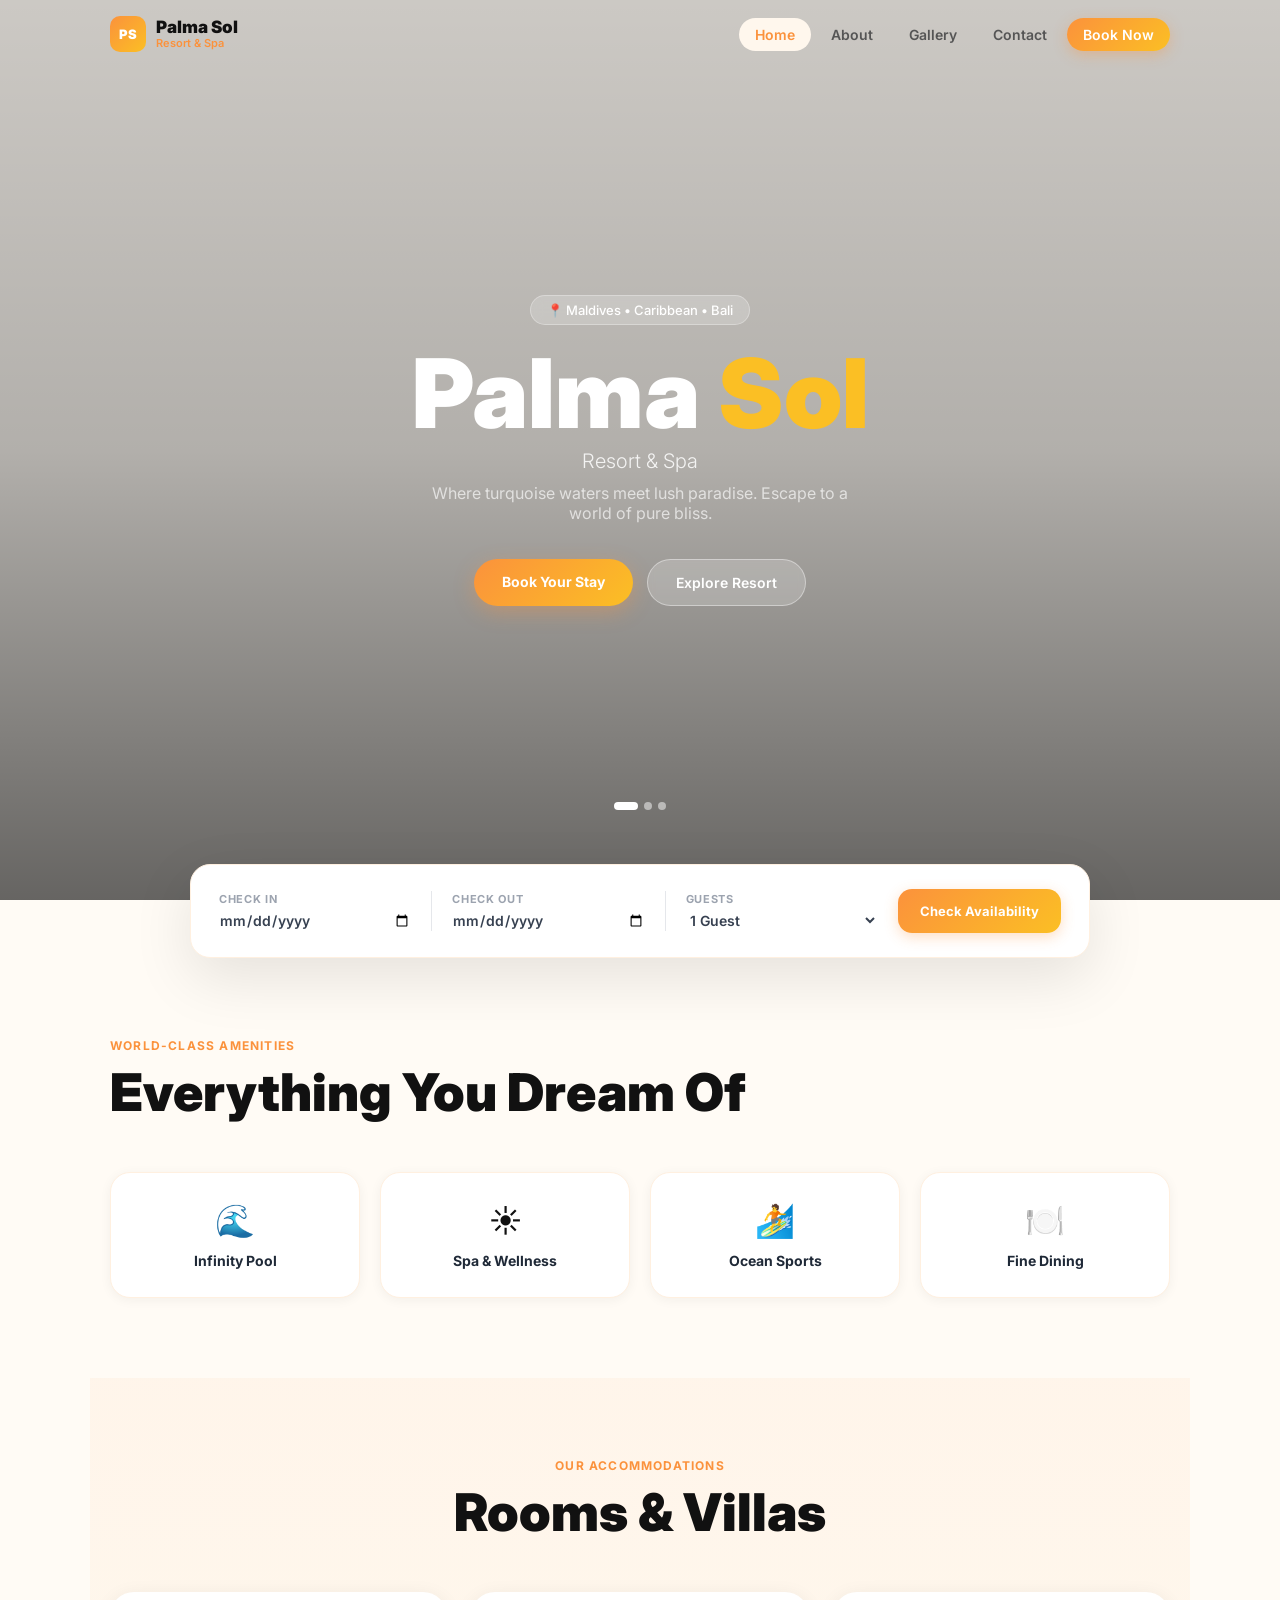
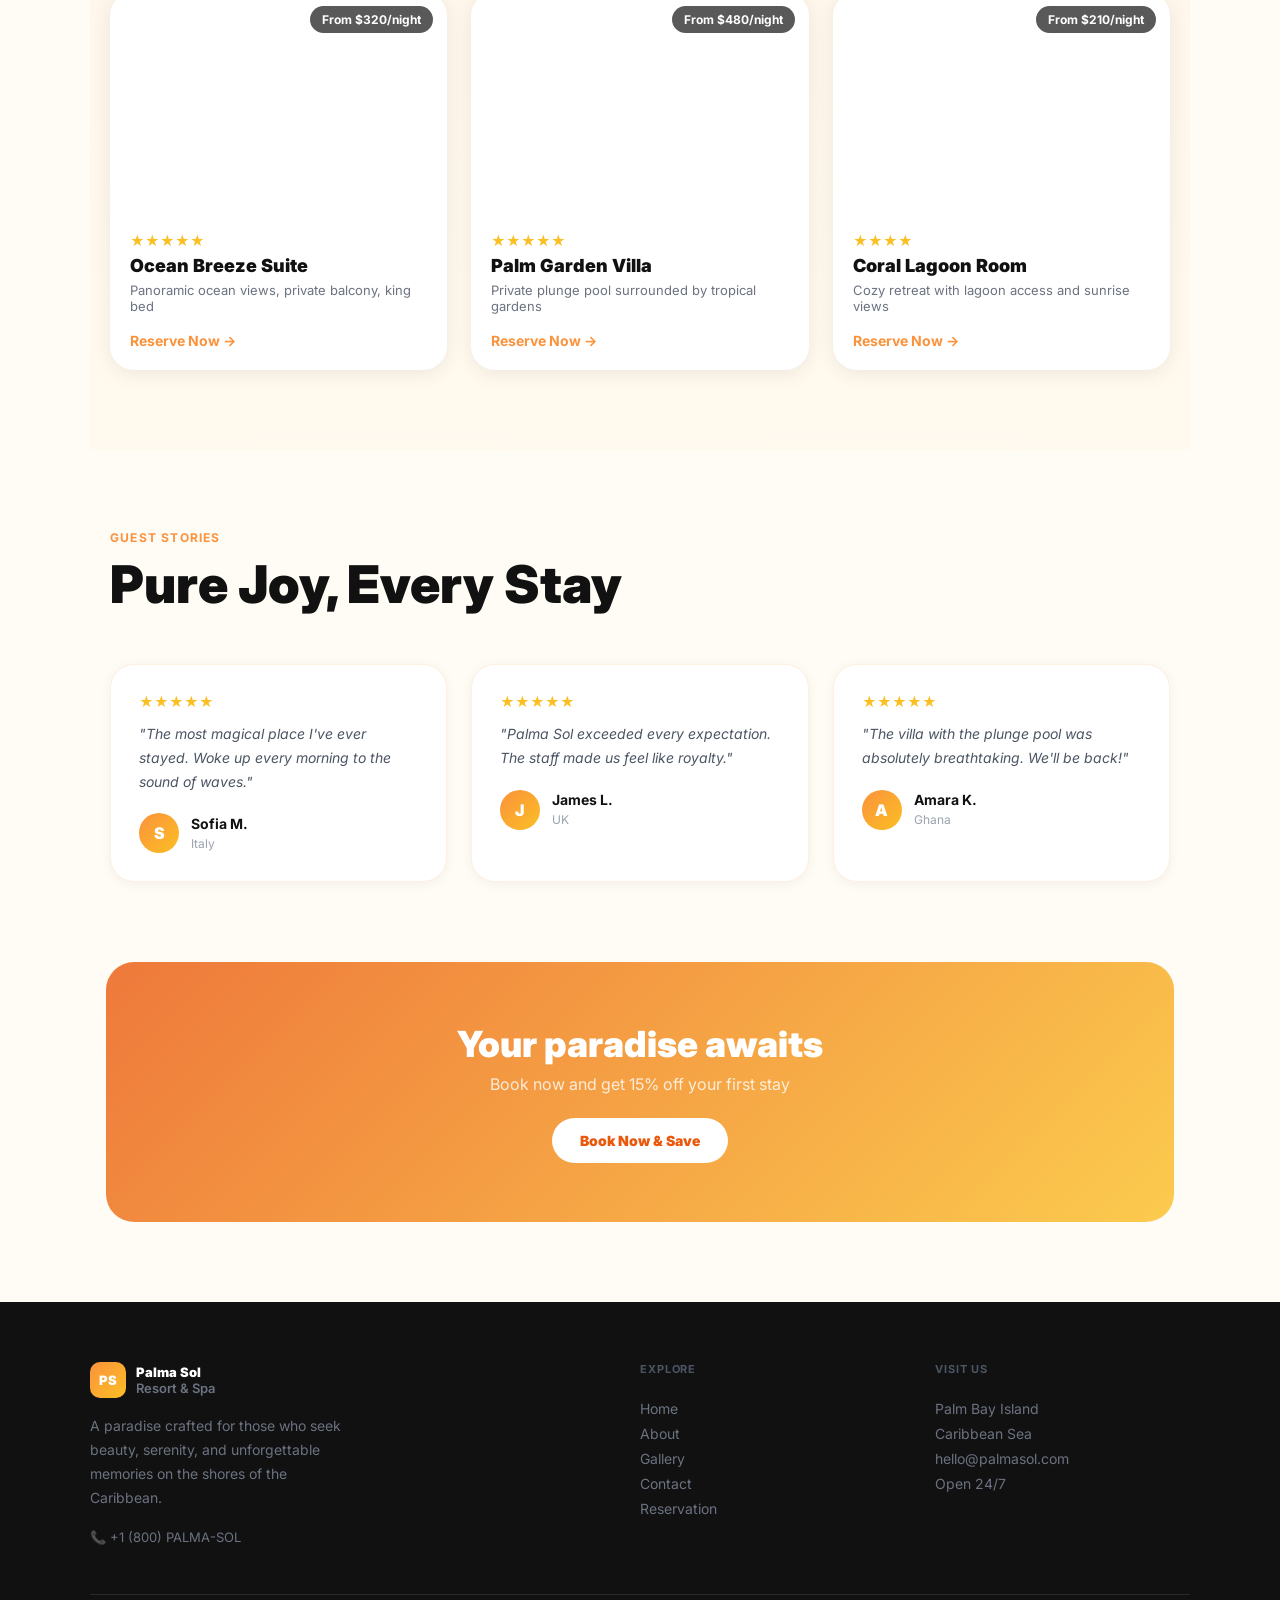
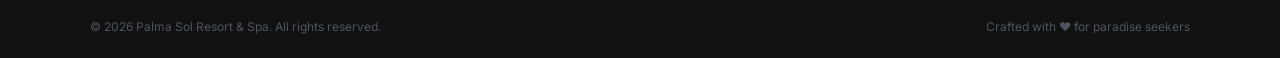
<file: cafeteria.html>
<!DOCTYPE html>
<html lang="en">
<head>
  <meta charset="UTF-8" />
  <meta name="viewport" content="width=device-width, initial-scale=1.0"/>
  <title>Palma Sol Resort & Spa</title>
  <link rel="stylesheet" href="style3.css"/>
  <link href="https://fonts.googleapis.com/css2?family=Inter:wght@300;400;600;700;900&display=swap" rel="stylesheet"/>
</head>
<body>

<!-- NAVBAR -->
<nav class="navbar" id="navbar">
  <div class="nav-inner">
    <a href="index.html" class="logo">
      <div class="logo-icon">PS</div>
      <div>
        <span class="logo-name">Palma Sol</span>
        <span class="logo-sub">Resort & Spa</span>
      </div>
    </a>
    <div class="nav-links">
      <a href="cafeteria.html" class="active">Home</a>
      <a href="about2.html">About</a>
      <a href="gallery.html">Gallery</a>
      <a href="contact2.html">Contact</a>
      <a href="reservation2.html" class="btn-nav">Book Now</a>
    </div>
    <button class="hamburger" id="hamburger">&#9776;</button>
  </div>
  <div class="mobile-menu" id="mobileMenu">
    <a href="cafeteria.html">Home</a>
    <a href="about2.html">About</a>
    <a href="gallery.html">Gallery</a>
    <a href="contact2.html">Contact</a>
    <a href="reservation2.html">Book Now</a>
  </div>
</nav>

<!-- HERO -->
<section class="hero" id="hero">
  <div class="hero-slides">
    <div class="slide active" style="background-image:url('https://images.unsplash.com/photo-1571896349842-33c89424de2d?w=1600&q=80')"></div>
    <div class="slide" style="background-image:url('https://images.unsplash.com/photo-1520250497591-112f2f40a3f4?w=1600&q=80')"></div>
    <div class="slide" style="background-image:url('https://images.unsplash.com/photo-1566073771259-6a8506099945?w=1600&q=80')"></div>
  </div>
  <div class="hero-overlay"></div>
  <div class="hero-content">
    <div class="hero-badge">📍 Maldives • Caribbean • Bali</div>
    <h1><span class="white">Palma</span> <span class="gold">Sol</span></h1>
    <p class="hero-sub">Resort & Spa</p>
    <p class="hero-desc">Where turquoise waters meet lush paradise. Escape to a world of pure bliss.</p>
    <div class="hero-btns">
      <a href="reservation2.html" class="btn-primary">Book Your Stay</a>
      <a href="about2.html" class="btn-outline">Explore Resort</a>
    </div>
  </div>
  <div class="slide-dots" id="dots">
    <span class="dot active" onclick="goSlide(0)"></span>
    <span class="dot" onclick="goSlide(1)"></span>
    <span class="dot" onclick="goSlide(2)"></span>
  </div>
</section>

<!-- QUICK BOOKING -->
<section class="booking-bar-section">
  <div class="booking-bar">
    <div class="booking-field">
      <label>Check In</label>
      <input type="date"/>
    </div>
    <div class="divider"></div>
    <div class="booking-field">
      <label>Check Out</label>
      <input type="date"/>
    </div>
    <div class="divider"></div>
    <div class="booking-field">
      <label>Guests</label>
      <select>
        <option>1 Guest</option>
        <option>2 Guests</option>
        <option>3 Guests</option>
        <option>4+ Guests</option>
      </select>
    </div>
    <a href="reservation2.html" class="btn-check">Check Availability</a>
  </div>
</section>

<!-- AMENITIES -->
<section class="section amenities">
  <div class="section-label">World-Class Amenities</div>
  <h2>Everything You Dream Of</h2>
  <div class="cards-4">
    <div class="amenity-card">
      <div class="amenity-icon">🌊</div>
      <p>Infinity Pool</p>
    </div>
    <div class="amenity-card">
      <div class="amenity-icon">☀️</div>
      <p>Spa & Wellness</p>
    </div>
    <div class="amenity-card">
      <div class="amenity-icon">🏄</div>
      <p>Ocean Sports</p>
    </div>
    <div class="amenity-card">
      <div class="amenity-icon">🍽️</div>
      <p>Fine Dining</p>
    </div>
  </div>
</section>

<!-- ROOMS -->
<section class="section rooms-section">
  <div class="section-label">Our Accommodations</div>
  <h2>Rooms & Villas</h2>
  <div class="cards-3">
    <div class="room-card">
      <div class="room-img" style="background-image:url('https://images.unsplash.com/photo-1582719478250-c89cae4dc85b?w=800&q=80')">
        <div class="room-price">From $320/night</div>
      </div>
      <div class="room-body">
        <div class="stars">★★★★★</div>
        <h3>Ocean Breeze Suite</h3>
        <p>Panoramic ocean views, private balcony, king bed</p>
        <a href="reservation2.html" class="link-arrow">Reserve Now →</a>
      </div>
    </div>
    <div class="room-card">
      <div class="room-img" style="background-image:url('https://images.unsplash.com/photo-1602002418082-a4443e081dd1?w=800&q=80')">
        <div class="room-price">From $480/night</div>
      </div>
      <div class="room-body">
        <div class="stars">★★★★★</div>
        <h3>Palm Garden Villa</h3>
        <p>Private plunge pool surrounded by tropical gardens</p>
        <a href="reservation2.html" class="link-arrow">Reserve Now →</a>
      </div>
    </div>
    <div class="room-card">
      <div class="room-img" style="background-image:url('https://images.unsplash.com/photo-1631049307264-da0ec9d70304?w=800&q=80')">
        <div class="room-price">From $210/night</div>
      </div>
      <div class="room-body">
        <div class="stars">★★★★</div>
        <h3>Coral Lagoon Room</h3>
        <p>Cozy retreat with lagoon access and sunrise views</p>
        <a href="reservation2.html" class="link-arrow">Reserve Now →</a>
      </div>
    </div>
  </div>
</section>

<!-- TESTIMONIALS -->
<section class="section testimonials">
  <div class="section-label">Guest Stories</div>
  <h2>Pure Joy, Every Stay</h2>
  <div class="cards-3">
    <div class="testi-card">
      <div class="stars">★★★★★</div>
      <p class="testi-text">"The most magical place I've ever stayed. Woke up every morning to the sound of waves."</p>
      <div class="testi-author">
        <div class="testi-avatar">S</div>
        <div><strong>Sofia M.</strong><span>Italy</span></div>
      </div>
    </div>
    <div class="testi-card">
      <div class="stars">★★★★★</div>
      <p class="testi-text">"Palma Sol exceeded every expectation. The staff made us feel like royalty."</p>
      <div class="testi-author">
        <div class="testi-avatar">J</div>
        <div><strong>James L.</strong><span>UK</span></div>
      </div>
    </div>
    <div class="testi-card">
      <div class="stars">★★★★★</div>
      <p class="testi-text">"The villa with the plunge pool was absolutely breathtaking. We'll be back!"</p>
      <div class="testi-author">
        <div class="testi-avatar">A</div>
        <div><strong>Amara K.</strong><span>Ghana</span></div>
      </div>
    </div>
  </div>
</section>

<!-- CTA -->
<section class="cta-section">
  <div class="cta-banner">
    <div class="cta-overlay"></div>
    <div class="cta-content">
      <h3>Your paradise awaits</h3>
      <p>Book now and get 15% off your first stay</p>
      <a href="reservation2.html" class="btn-white">Book Now & Save</a>
    </div>
  </div>
</section>

<!-- FOOTER -->
<footer class="footer">
  <div class="footer-inner">
    <div class="footer-brand">
      <div class="logo"><div class="logo-icon">PS</div><div><span class="logo-name">Palma Sol</span><span class="logo-sub">Resort & Spa</span></div></div>
      <p>A paradise crafted for those who seek beauty, serenity, and unforgettable memories on the shores of the Caribbean.</p>
      <span>📞 +1 (800) PALMA-SOL</span>
    </div>
    <div class="footer-col">
      <p class="footer-heading">Explore</p>
      <a href="cafeteria.html">Home</a>
      <a href="about.html">About</a>
      <a href="gallery.html">Gallery</a>
      <a href="contact2.html">Contact</a>
      <a href="reservation2.html">Reservation</a>
    </div>
    <div class="footer-col">
      <p class="footer-heading">Visit Us</p>
      <span>Palm Bay Island</span>
      <span>Caribbean Sea</span>
      <span>hello@palmasol.com</span>
      <span>Open 24/7</span>
    </div>
  </div>
  <div class="footer-bottom">
    <p>© 2026 Palma Sol Resort & Spa. All rights reserved.</p>
    <p>Crafted with ♥ for paradise seekers</p>
  </div>
</footer>

<script src="main.js"></script>
</body>
</html>
</file>
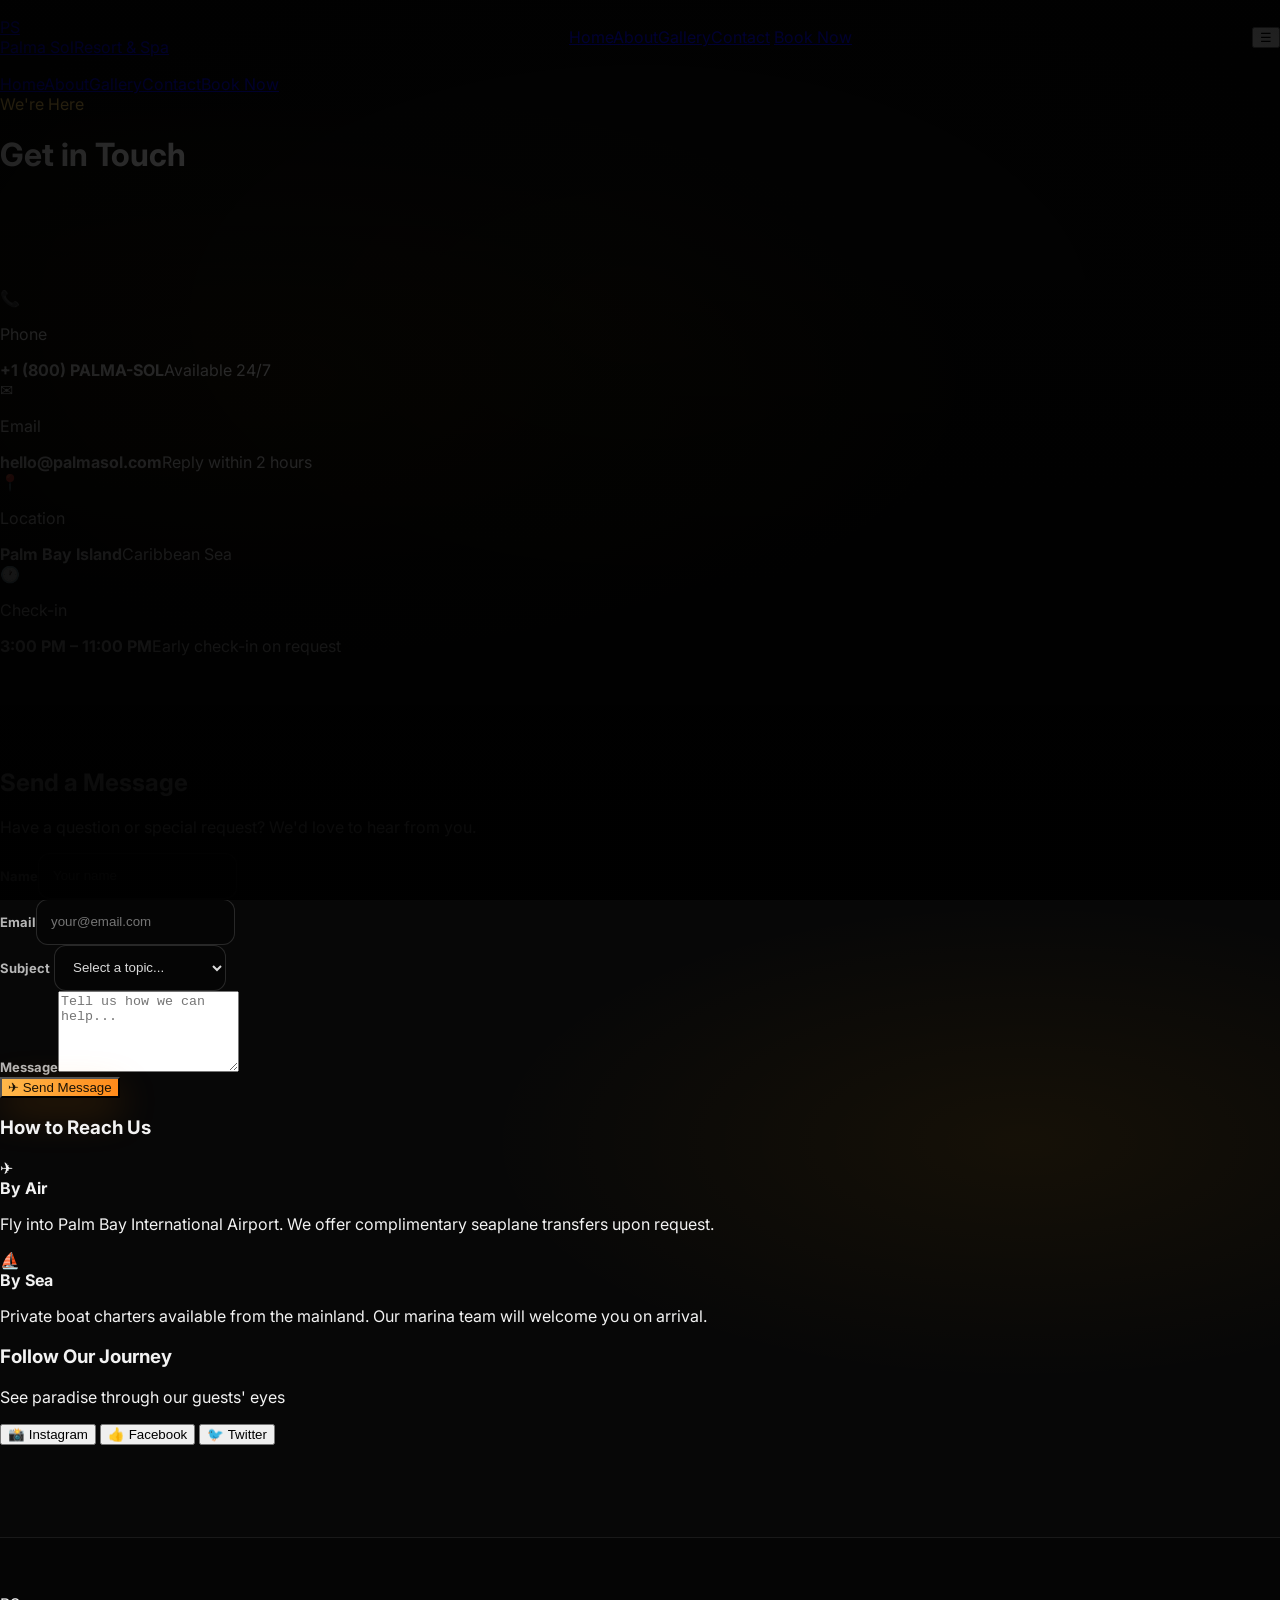
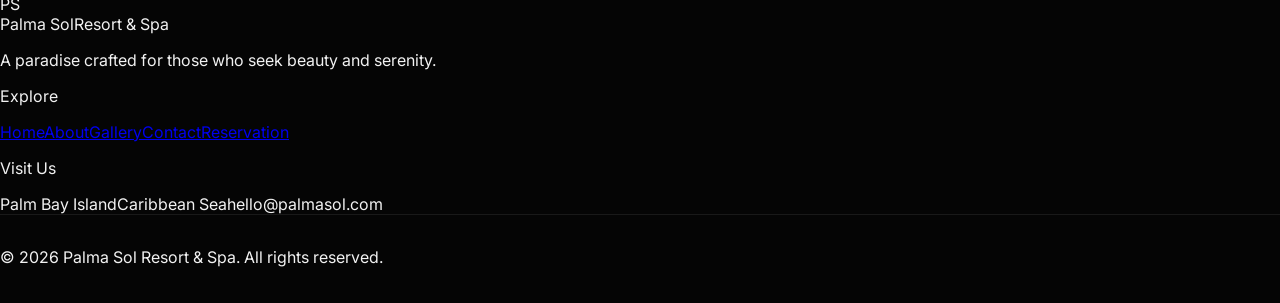
<file: contact2.html>
<!DOCTYPE html>
<html lang="en">
<head>
  <meta charset="UTF-8"/>
  <meta name="viewport" content="width=device-width, initial-scale=1.0"/>
  <title>Contact – Palma Sol</title>
  <link rel="stylesheet" href="style.css"/>
  <link href="https://fonts.googleapis.com/css2?family=Inter:wght@300;400;600;700;900&display=swap" rel="stylesheet"/>
</head>
<body>

<nav class="navbar scrolled" id="navbar">
  <div class="nav-inner">
    <a href="index.html" class="logo"><div class="logo-icon">PS</div><div><span class="logo-name">Palma Sol</span><span class="logo-sub">Resort & Spa</span></div></a>
    <div class="nav-links">
      <a href="index.html">Home</a><a href="about.html">About</a><a href="gallery.html">Gallery</a><a href="contact.html" class="active">Contact</a>
      <a href="reservation.html" class="btn-nav">Book Now</a>
    </div>
    <button class="hamburger" id="hamburger">&#9776;</button>
  </div>
  <div class="mobile-menu" id="mobileMenu">
    <a href="index.html">Home</a><a href="about.html">About</a><a href="gallery.html">Gallery</a><a href="contact.html">Contact</a><a href="reservation.html">Book Now</a>
  </div>
</nav>

<div class="page-hero" style="background-image:url('https://images.unsplash.com/photo-1499793983690-e29da59ef1c2?w=1400&q=80')">
  <div class="hero-overlay"></div>
  <div class="page-hero-content">
    <div class="section-label gold">We're Here</div>
    <h1 class="white">Get in Touch</h1>
  </div>
</div>

<section class="section">
  <div class="cards-4">
    <div class="info-card"><div class="info-icon">📞</div><p class="info-label">Phone</p><strong>+1 (800) PALMA-SOL</strong><span>Available 24/7</span></div>
    <div class="info-card"><div class="info-icon">✉️</div><p class="info-label">Email</p><strong>hello@palmasol.com</strong><span>Reply within 2 hours</span></div>
    <div class="info-card"><div class="info-icon">📍</div><p class="info-label">Location</p><strong>Palm Bay Island</strong><span>Caribbean Sea</span></div>
    <div class="info-card"><div class="info-icon">🕐</div><p class="info-label">Check-in</p><strong>3:00 PM – 11:00 PM</strong><span>Early check-in on request</span></div>
  </div>
</section>

<section class="section" style="padding-top:0">
  <div class="two-col">
    <div class="contact-form-wrap">
      <h2>Send a Message</h2>
      <p class="text-muted">Have a question or special request? We'd love to hear from you.</p>
      <form id="contactForm" onsubmit="submitContact(event)">
        <div class="form-row">
          <div class="form-group"><label>Name</label><input type="text" placeholder="Your name" required/></div>
          <div class="form-group"><label>Email</label><input type="email" placeholder="your@email.com" required/></div>
        </div>
        <div class="form-group">
          <label>Subject</label>
          <select><option value="">Select a topic...</option><option>Room Inquiry</option><option>Reservation Support</option><option>Special Events</option><option>Spa & Wellness</option><option>General Question</option></select>
        </div>
        <div class="form-group"><label>Message</label><textarea rows="5" placeholder="Tell us how we can help..." required></textarea></div>
        <button type="submit" class="btn-primary full-width">✈ Send Message</button>
      </form>
      <div class="success-msg" id="successMsg" style="display:none">
        <div class="success-icon">✓</div>
        <h3>Message Sent!</h3>
        <p>We'll get back to you within 2 hours.</p>
      </div>
    </div>
    <div>
      <div class="reach-card">
        <h3>How to Reach Us</h3>
        <div class="reach-item"><span>✈</span><div><strong>By Air</strong><p>Fly into Palm Bay International Airport. We offer complimentary seaplane transfers upon request.</p></div></div>
        <div class="reach-item"><span>⛵</span><div><strong>By Sea</strong><p>Private boat charters available from the mainland. Our marina team will welcome you on arrival.</p></div></div>
      </div>
      <div class="social-card">
        <h3>Follow Our Journey</h3>
        <p>See paradise through our guests' eyes</p>
        <div class="social-btns">
          <button>📸 Instagram</button>
          <button>👍 Facebook</button>
          <button>🐦 Twitter</button>
        </div>
      </div>
    </div>
  </div>
</section>

<footer class="footer">
  <div class="footer-inner">
    <div class="footer-brand"><div class="logo"><div class="logo-icon">PS</div><div><span class="logo-name">Palma Sol</span><span class="logo-sub">Resort & Spa</span></div></div><p>A paradise crafted for those who seek beauty and serenity.</p></div>
    <div class="footer-col"><p class="footer-heading">Explore</p><a href="index.html">Home</a><a href="about.html">About</a><a href="gallery.html">Gallery</a><a href="contact.html">Contact</a><a href="reservation.html">Reservation</a></div>
    <div class="footer-col"><p class="footer-heading">Visit Us</p><span>Palm Bay Island</span><span>Caribbean Sea</span><span>hello@palmasol.com</span></div>
  </div>
  <div class="footer-bottom"><p>© 2026 Palma Sol Resort & Spa. All rights reserved.</p></div>
</footer>
<script src="main.js"></script>
</body>
</html>
</file>
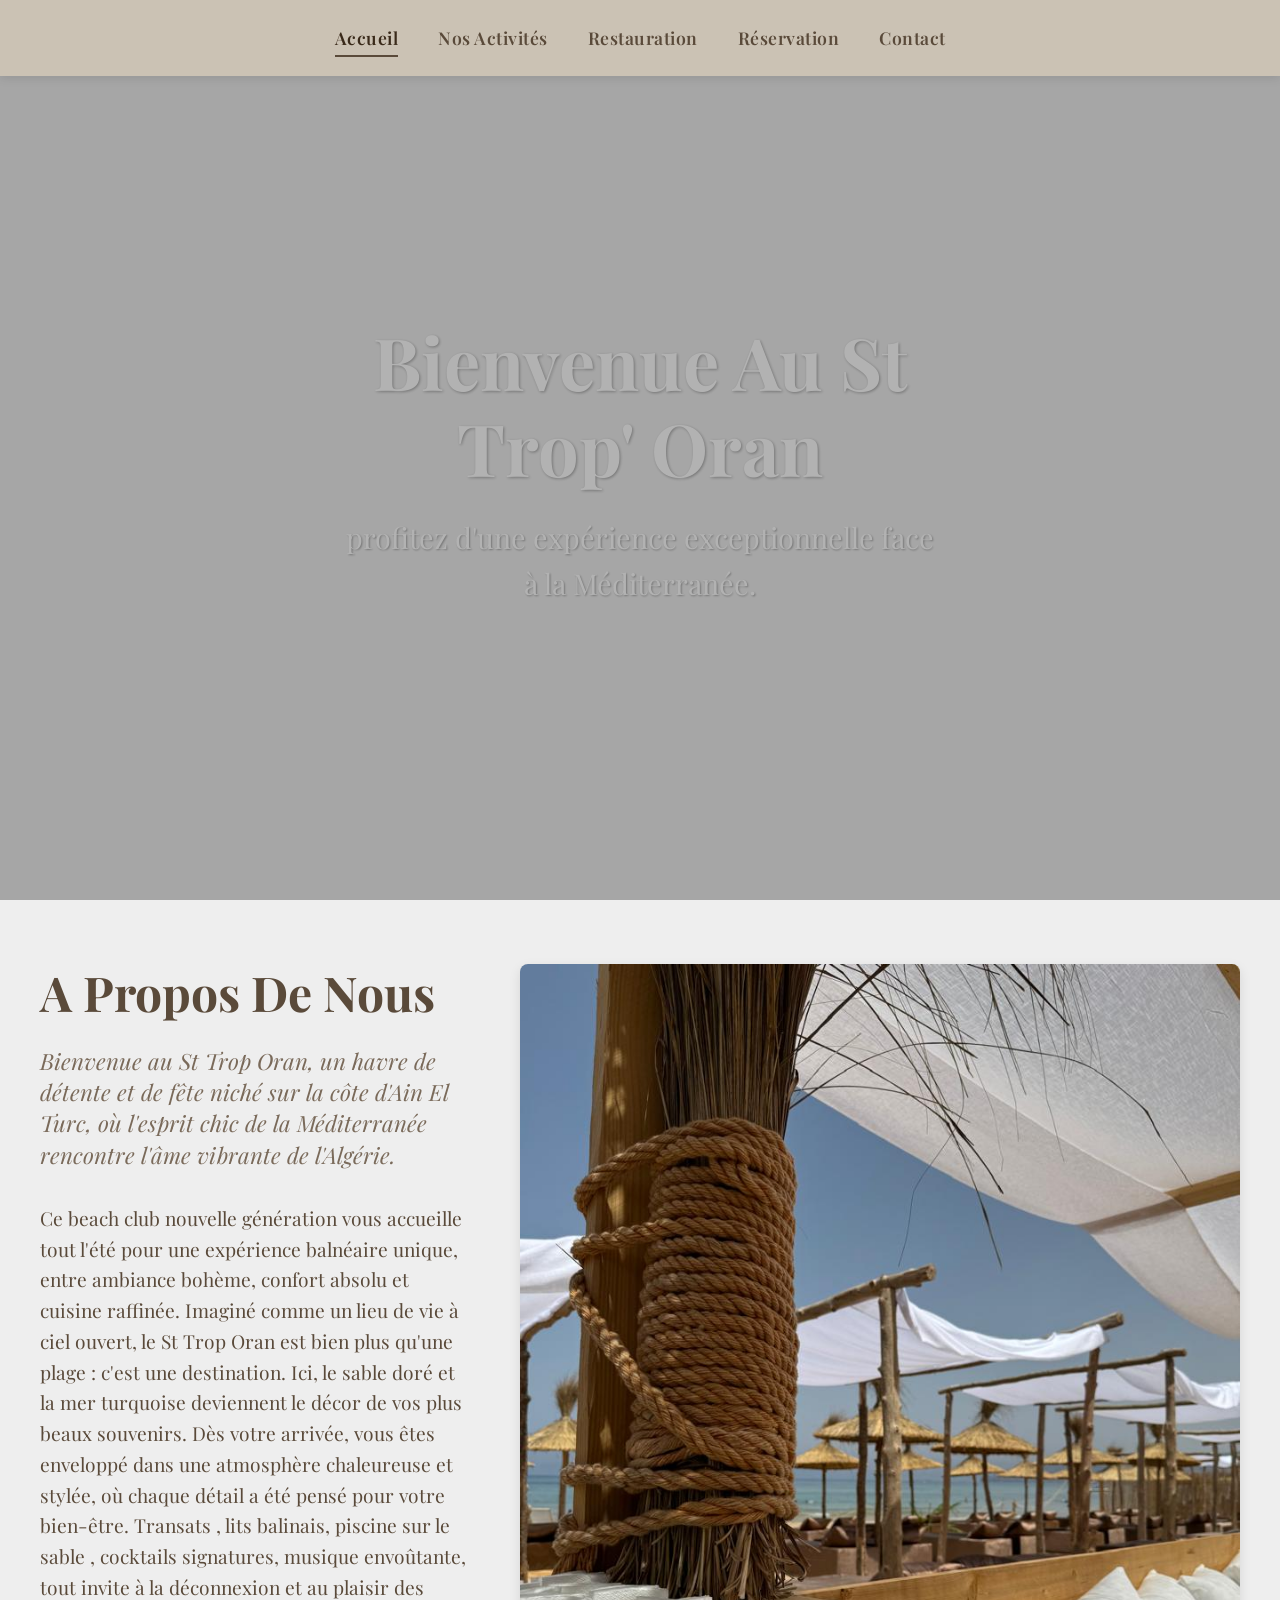
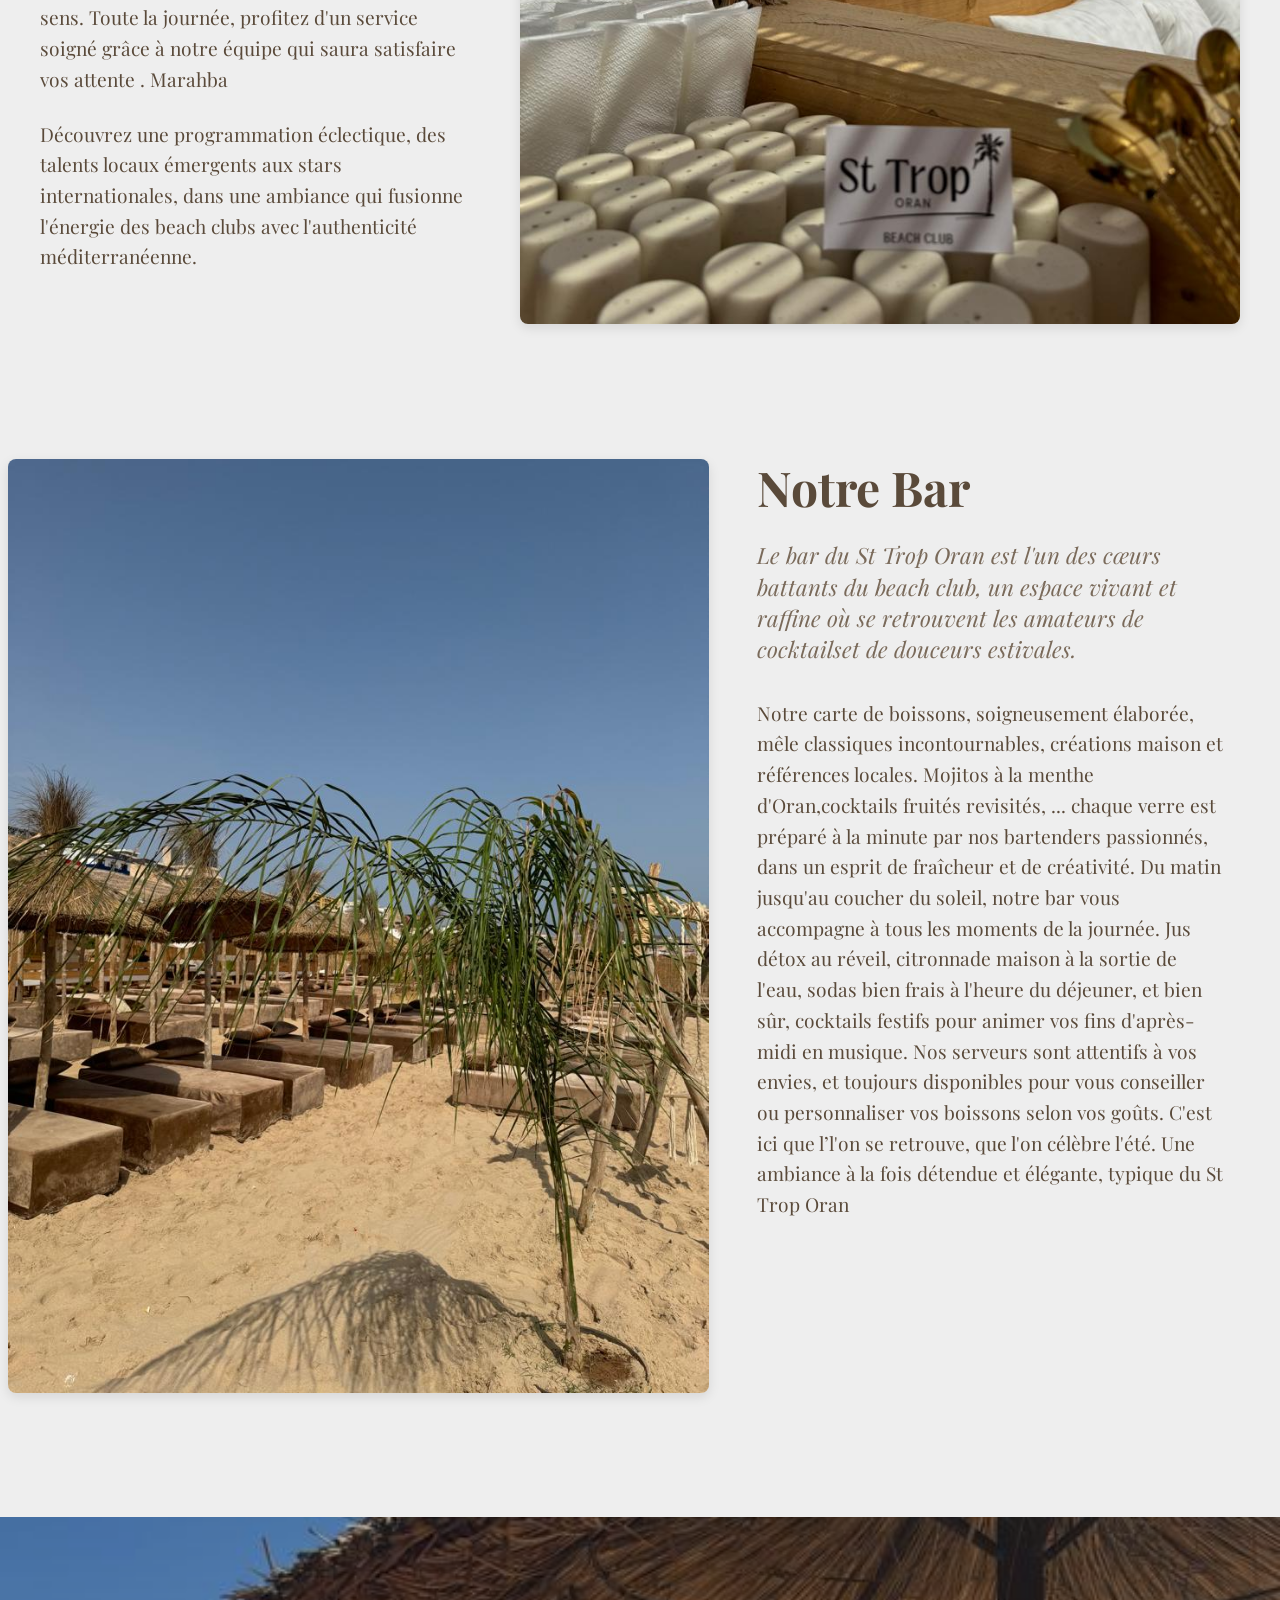
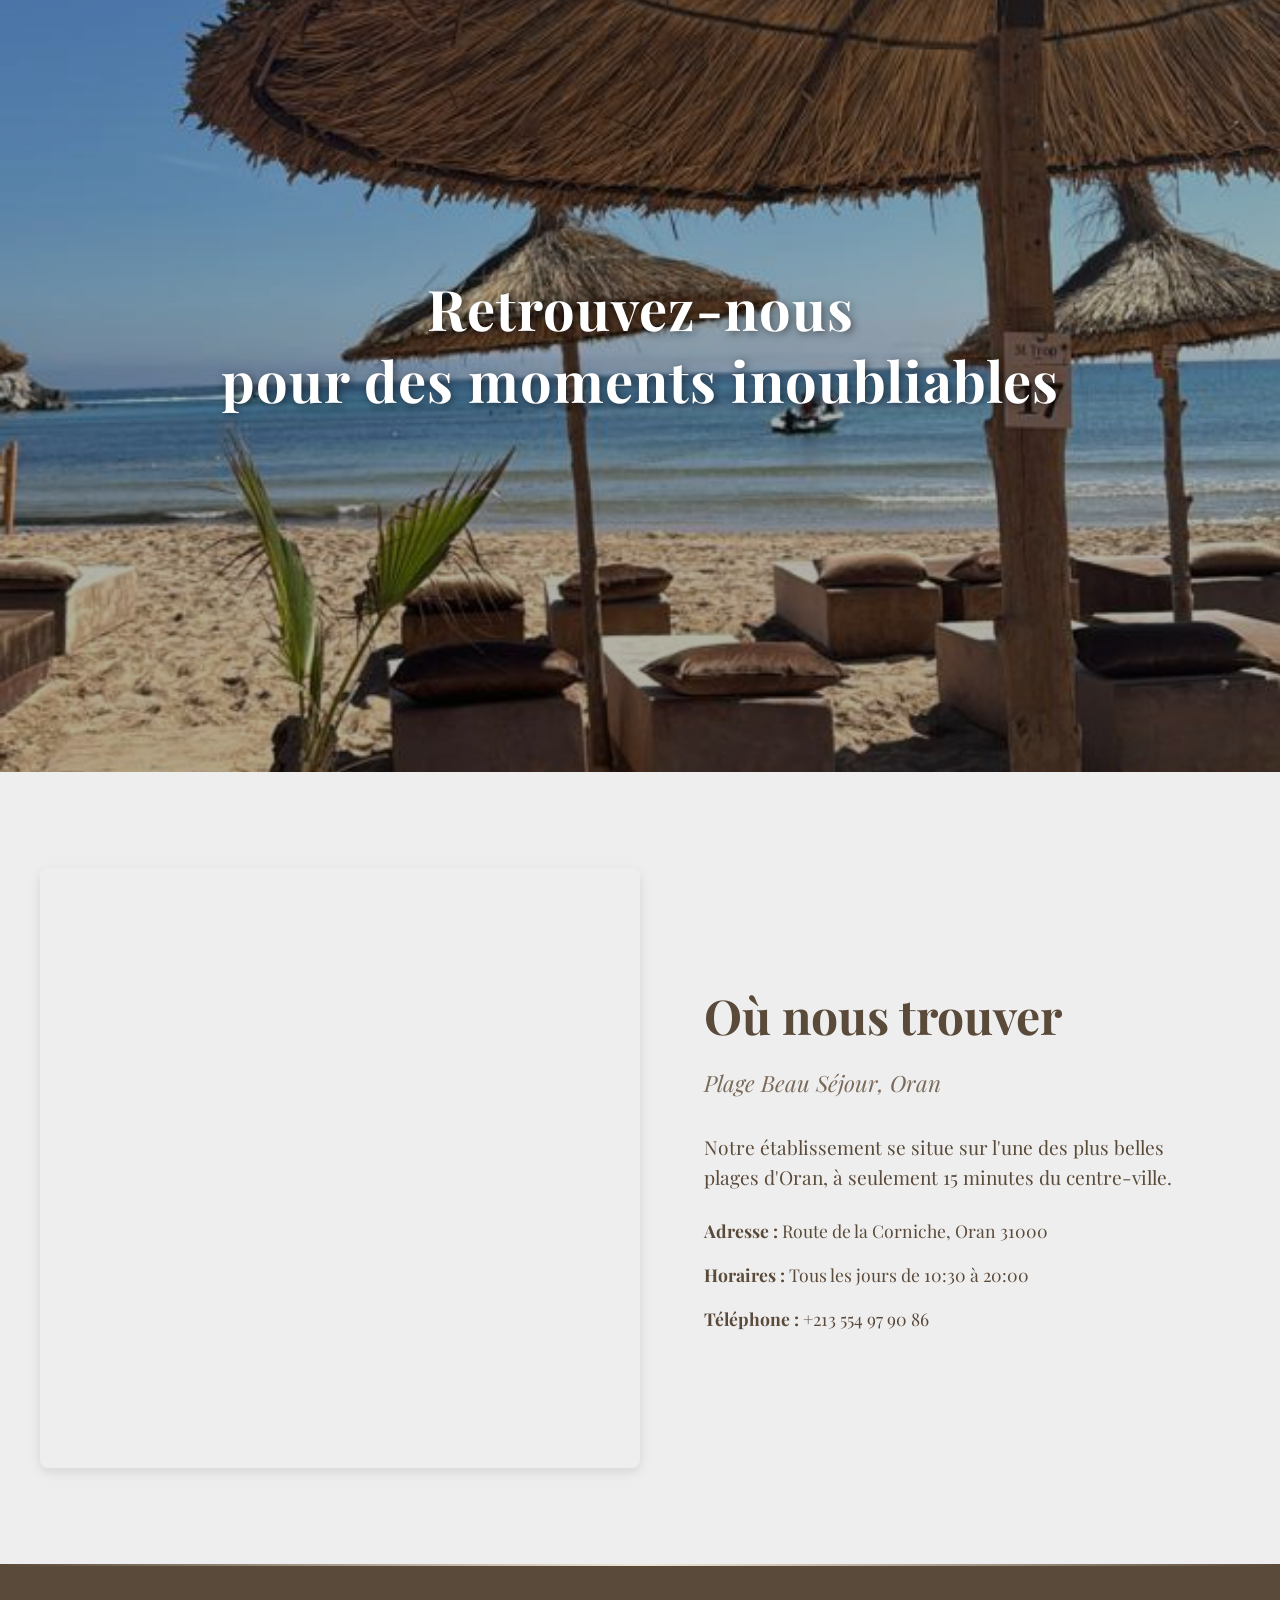
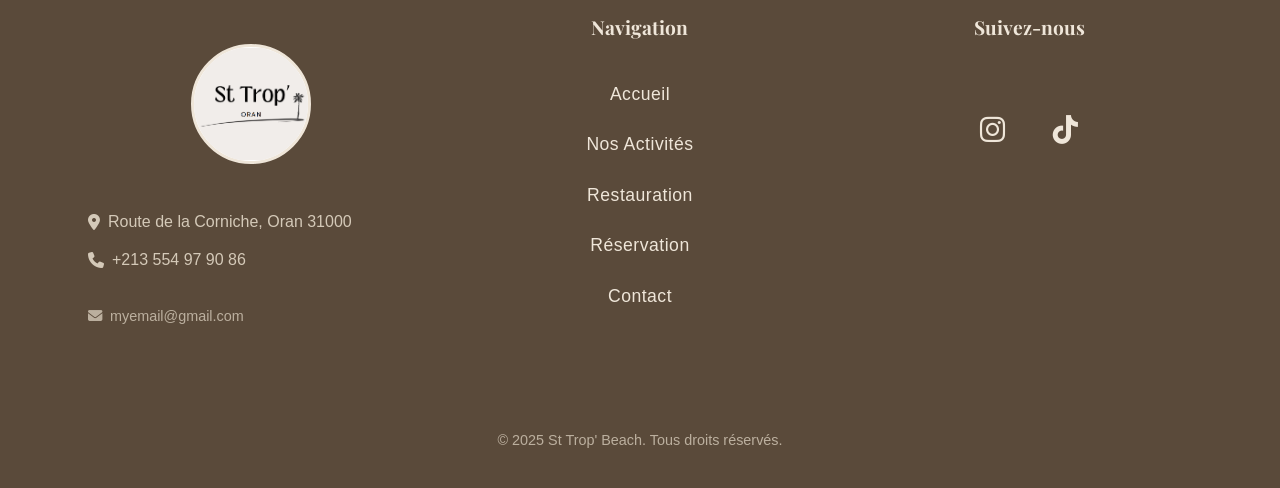
<file: plage.html>
<!DOCTYPE html>
<html lang="fr">
<head>



    <link rel="icon" href="logo-web.png" type="image/x-icon">
    <link rel="shortcut icon" href="logo-web.png" type="image/x-icon">
    
    <!-- For Apple Devices -->
    <link rel="apple-touch-icon" href="logo-web.png">
    
    <!-- For Android/Chrome -->
    <link rel="icon" type="image/png" sizes="192x192" href="logo-web.png">
    <link rel="icon" type="image/png" sizes="512x512" href="logo-web.png">
    
    <!-- For Windows Metro -->
    <meta name="msapplication-TileImage" content="mstile-150x150.png">



    <meta charset="UTF-8">
    <meta name="viewport" content="width=device-width, initial-scale=1.0">
    <meta name="description" content="St Trop' Beach à Oran - Restaurant et beach club avec vue sur la Méditerranée. Découvrez notre cuisine, nos soirées musicales et notre cadre exceptionnel.">
    <meta name="keywords" content="restaurant Oran, beach club Algérie, plage Beau Séjour, cuisine méditerranéenne, soirées Oran">
    <meta name="author" content="St Trop' Beach">
    <meta property="og:title" content="St Trop' Beach - Restaurant & Beach Club à Oran">
    <meta property="og:description" content="Découvrez notre restaurant et beach club avec vue sur la Méditerranée à Oran.">
    <meta property="og:type" content="website">
    <meta property="og:url" content="https://www.sttropbeach-oran.com">
    <title>St Trop' Beach Oran | Restaurant & Beach Club sur la Corniche</title>
    <link rel="stylesheet" href="stylesheet.css" media="print" onload="this.media='all'">
    <link rel="preconnect" href="https://fonts.googleapis.com">
    <link rel="preconnect" href="https://cdnjs.cloudflare.com" crossorigin>
    <link href="https://fonts.googleapis.com/css2?family=Playfair+Display:wght@700&display=swap" rel="stylesheet">
    <link rel="preload" href="https://cdnjs.cloudflare.com/ajax/libs/font-awesome/6.7.2/css/all.min.css" as="style" onload="this.onload=null;this.rel='stylesheet'">
    <noscript>
        <link rel="stylesheet" href="stylesheet.css">
        <link rel="stylesheet" href="https://cdnjs.cloudflare.com/ajax/libs/font-awesome/6.7.2/css/all.min.css">
    </noscript>
    <link rel="icon" href="favicon.ico" type="image/x-icon">
</head>
<body>
    <header>

        <button class="mobile-nav-toggle" aria-controls="primary-navigation" aria-expanded="false">
            <i class="fas fa-bars"></i>
            <span class="sr-only">Menu</span>
        </button>


        <nav aria-label="Navigation principale">
            <ul id="primary-navigation" data-visible="false">
                <li><a href="index.html" class="active" aria-current="page">Accueil</a></li>
                <li><a href="about.html">Nos Activités</a></li>
                <li><a href="restauration.html">Restauration</a></li>
                <li><a href="reservation.html">Réservation</a></li>
                <li><a href="contact.html">Contact</a></li>
            </ul>
        </nav>
    </header>
    <main>
        <section class="hero" aria-labelledby="main-heading">
        
            <video autoplay muted loop playsinline preload="auto" class="hero-video">
                <source src="video.mp4" type="video/mp4">
            </video>
            
            <!-- Content overlay -->
            <div class="hero-content">
                <h1 id="main-heading">Bienvenue Au St Trop' Oran</h1>
                <p>profitez d'une expérience exceptionnelle face à la Méditerranée.</p>
            </div>
            
            <!-- Semi-transparent overlay for better text readability -->
            <div class="video-overlay"></div>
        </section>




        <section class="algeria-section" aria-labelledby="algeria-heading">
            <div class="algeria-content">
                <div class="algeria-text">
                    <h2 id="terrasse-heading">A Propos De Nous</h2>
                    <p class="sous-titre">Bienvenue au St Trop Oran, un havre de détente et de fête niché sur la côte d'Ain El Turc, où l'esprit chic de la Méditerranée rencontre l'âme vibrante de l'Algérie. </p>
                    <p class="description">
                        
                        Ce beach club nouvelle génération vous accueille tout l'été pour une expérience balnéaire unique, entre ambiance bohème, confort absolu et cuisine raffinée. 
                        Imaginé comme un lieu de vie à ciel ouvert, le St Trop Oran est bien plus qu'une plage : c'est une destination. 
                        Ici, le sable doré et la mer turquoise deviennent le décor de vos plus beaux souvenirs. 
                        Dès votre arrivée, vous êtes enveloppé dans une atmosphère chaleureuse et stylée, où chaque détail a été pensé pour votre bien-être.
                        Transats , lits balinais, piscine sur le sable , cocktails signatures, musique envoûtante, tout invite à la déconnexion et au plaisir des sens. 
                        Toute la journée, profitez d'un service soigné grâce à notre équipe qui saura satisfaire vos attente . 
                        Marahba
                    </p>
                    <p class="description">
                        Découvrez une programmation éclectique, des talents locaux émergents aux stars internationales, 
                        dans une ambiance qui fusionne l'énergie des beach clubs avec l'authenticité méditerranéenne.
                    </p>
                </div>
                <div class="algeria-image">
                    <img src="home.jpg" alt="la plage de St Trop' Beach" width="600" height="400" loading="lazy">
                </div>
            </div>
        </section>



        <section class="terrasse-section" aria-labelledby="terrasse-heading">
            <div class="terrasse-content">
                <div class="terrasse-text">
                    <h2 id="terrasse-heading">Notre Bar</h2>
                    <p class="sous-titre">Le bar du St Trop Oran est l'un des cœurs battants du beach club, un espace vivant et raffine où se retrouvent les amateurs de cocktailset de douceurs estivales. </p>
                    <p class="description">
                        Notre carte de boissons, soigneusement élaborée, mêle classiques incontournables, créations maison et références locales. 
                        Mojitos à la menthe d'Oran,cocktails fruités revisités, ... chaque verre est préparé à la minute par nos bartenders passionnés, dans un esprit de fraîcheur et de créativité.
                        Du matin jusqu'au coucher du soleil, notre bar vous accompagne à tous les moments de la journée. 
                        Jus détox au réveil, citronnade maison à la sortie de l'eau, sodas bien frais à l'heure du déjeuner, et bien sûr, cocktails festifs pour animer vos fins d'après-midi en musique. 
                        Nos serveurs sont attentifs à vos envies, et toujours disponibles pour vous conseiller ou personnaliser vos boissons selon vos goûts. 
                        C'est ici que l’l'on se retrouve, que l'on célèbre l'été. 
                        Une ambiance à la fois détendue et élégante, typique du St Trop Oran
                    </p>
                </div>
                <div class="terrasse-image">
                    <img src="bar.jpg" alt="Terrasse du restaurant avec vue sur la mer" width="600" height="500" loading="lazy">
                </div>
            </div>
        </section>
        <section class="beach-cta" aria-label="Appel à action pour la plage">
            <div class="beach-image-wrapper">
                <img src="plage.jpg" alt="Vue panoramique sur la plage depuis St Trop' Beach" width="1200" height="600" loading="lazy">
                <div class="beach-overlay">
                    <h2 class="beach-title">Retrouvez-nous<br>pour des moments inoubliables</h2>
                </div>
            </div>
        </section>


        <section class="location-section" aria-labelledby="location-heading">
            <div class="location-content">
                <div class="location-map">
                    <iframe src="https://www.google.com/maps/embed?pb=!1m18!1m12!1m3!1d3237.657612980757!2d-0.7895095!3d35.7592194!2m3!1f0!2f0!3f0!3m2!1i1024!2i768!4f13.1!3m3!1m2!1s0xd7e9b981214eb67%3A0x6f26ab66265902d4!2sSt%20TROP%20BEACH!5e0!3m2!1sfr!2sdz!4v1745186996394!5m2!1sfr!2sdz"
                        width="100%"
                        height="100%"
                        style="border:0;"
                        allowfullscreen=""
                        loading="lazy"
                        title="Localisation de St Trop' Beach sur Google Maps"
                        referrerpolicy="no-referrer-when-downgrade">
                    </iframe>


                </div>
                <div class="location-text">
                    <h2 id="location-heading">Où nous trouver</h2>
                    <p class="sous-titre">Plage Beau Séjour, Oran</p>
                    <p class="description">
                        Notre établissement se situe sur l'une des plus belles plages d'Oran,
                        à seulement 15 minutes du centre-ville.
                    </p>
                    <div class="location-details">
                        <p><strong>Adresse :</strong> Route de la Corniche, Oran 31000</p>
                        <p><strong>Horaires :</strong> Tous les jours de 10:30 à 20:00</p>
                        <p><strong>Téléphone :</strong> <a href="tel:+213 554 97 90 86">+213 554 97 90 86</a></p>
                    </div>
                </div>
            </div>
        </section>
    </main>

    
<footer class="site-footer">
    <div class="footer-container">
        <!-- Left Column - Contact Info -->
        <div class="footer-column contact-info">
            <div class="logo">
                <img src="logo.jpg" alt="St Trop' Beach Logo">
            </div>
            <div class="contact-details">
                <p><i class="fa-solid fa-location-dot"></i> Route de la Corniche, Oran 31000</p>
                <p><i class="fa-solid fa-phone"></i> +213 554 97 90 86</p>
                <p><i class="fa-solid fa-envelope"></i> myemail@gmail.com</p>
            </div>
        </div>

        <!-- Middle Column - Navigation -->
        <div class="footer-column navigation">
            <h3>Navigation</h3>
            <nav>
                <ul>
                    <li><a href="index.html">Accueil</a></li>
                    <li><a href="about.html">Nos Activités</a></li>
                    <li><a href="restauration.html">Restauration</a></li>
                    <li><a href="reservation.html">Réservation</a></li>
                    <li><a href="contact.html">Contact</a></li>
                </ul>
            </nav>
        </div>

        <!-- Right Column - Social Media -->
        <div class="footer-column social-media">
            <h3>Suivez-nous</h3>
            <div class="social-icons">
                <a href="https://www.instagram.com/st.trop.oran/" aria-label="Instagram"><i class="fa-brands fa-instagram"></i></a>
                <a href="https://www.tiktok.com/@st.trop.oran" aria-label="TikTok"><i class="fa-brands fa-tiktok"></i></a>
            </div>
        </div>
    </div>

    <!-- Footer Bottom -->
    <div class="footer-bottom">
        <p>&copy; 2025 St Trop' Beach. Tous droits réservés.</p>
    </div>
</footer>

    <script>
        // Mobile navigation toggle
        const primaryNav = document.querySelector('#primary-navigation');
        const navToggle = document.querySelector('.mobile-nav-toggle');
        
        navToggle.addEventListener('click', () => {
            const visibility = primaryNav.getAttribute('data-visible');
            
            if (visibility === "false") {
                primaryNav.setAttribute('data-visible', "true");
                navToggle.setAttribute('aria-expanded', "true");
                body.classList.add('menu-open');
            } else {
                primaryNav.setAttribute('data-visible', "false");
                navToggle.setAttribute('aria-expanded', "false");
                body.classList.remove('menu-open');
            }
        });

        document.querySelectorAll('#primary-navigation a').forEach(link => {
    link.addEventListener('click', () => {
        primaryNav.setAttribute('data-visible', "false");
        navToggle.setAttribute('aria-expanded', "false");
        body.classList.remove('menu-open');
    });
});


        // Header scroll behavior
        let lastScroll = 0;
        const header = document.querySelector('header');

        window.addEventListener('scroll', () => {
    // Don't hide header if mobile menu is open
    if (primaryNav.getAttribute('data-visible') === "true") return;
    
    const currentScroll = window.scrollY;

    if (currentScroll <= 0) {
        header.classList.remove('hide');
        return;
    }

    if (currentScroll > lastScroll && !header.classList.contains('hide')) {
        header.classList.add('hide');
    } 
    else if (currentScroll < lastScroll && header.classList.contains('hide')) {
        header.classList.remove('hide');
    }

    lastScroll = currentScroll;
});

        // Lazy load images with Intersection Observer if supported
        if ('IntersectionObserver' in window) {
            const lazyImages = document.querySelectorAll('img[loading="lazy"]');
            
            const imageObserver = new IntersectionObserver((entries) => {
                entries.forEach((entry) => {
                    if (entry.isIntersecting) {
                        const img = entry.target;
                        img.src = img.dataset.src || img.src;
                        imageObserver.unobserve(img);
                    }
                });
            });

            lazyImages.forEach((img) => {
                imageObserver.observe(img);
            });

            
        }


        
</script>
<div class="nav-backdrop"></div>

</body>
</html>
</file>
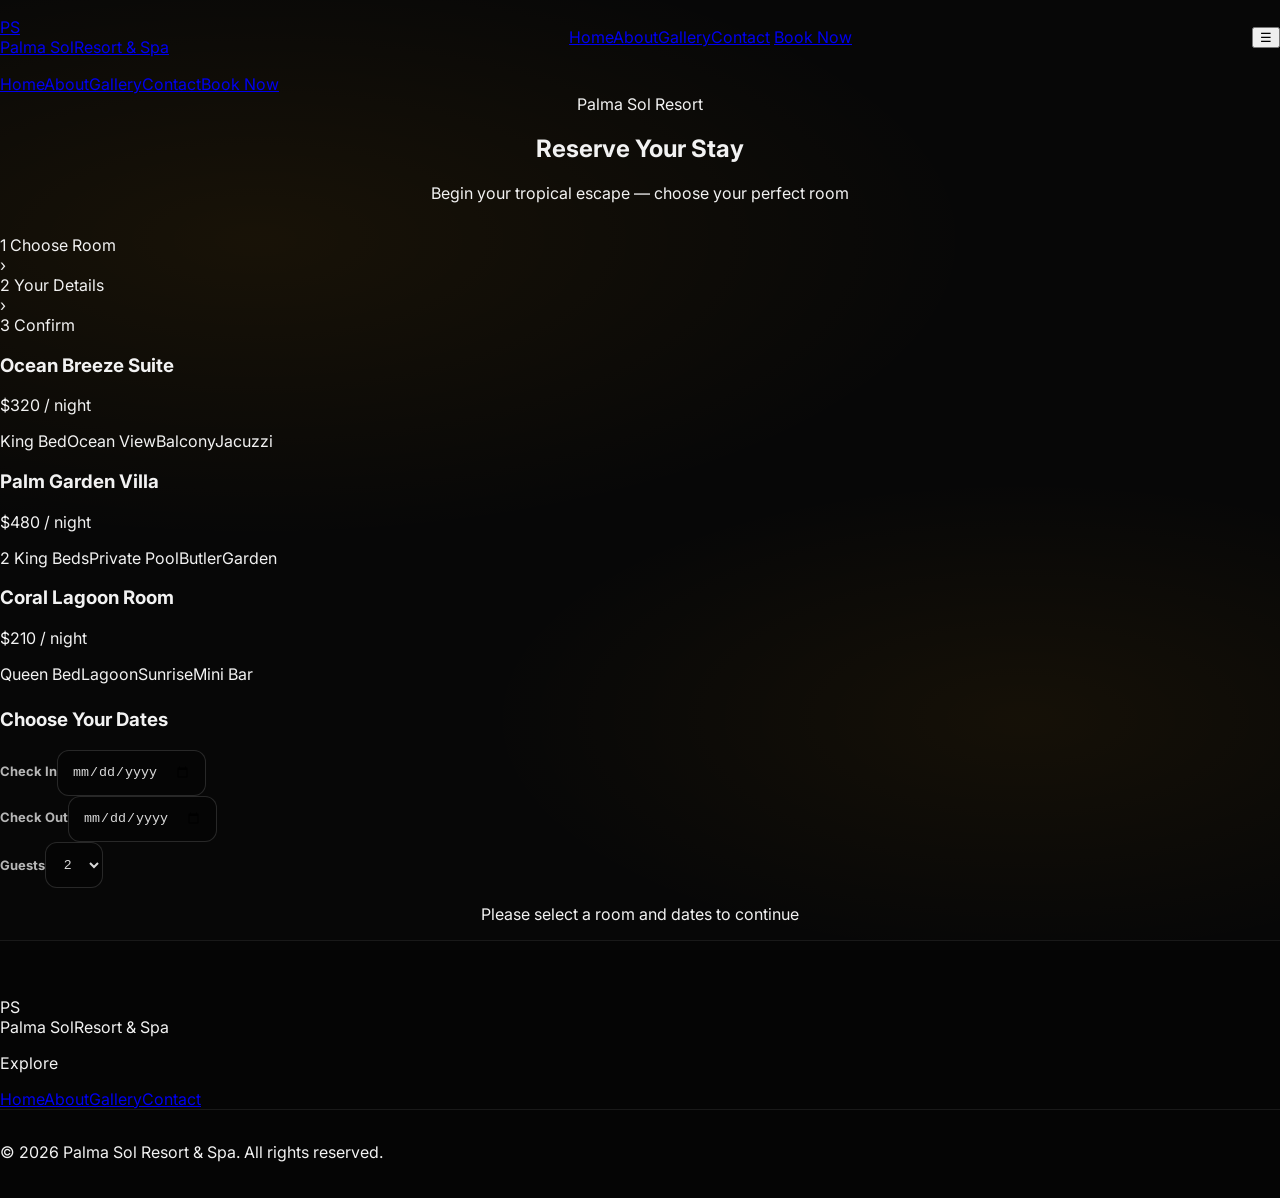
<file: reservation2.html>
<!DOCTYPE html>
<html lang="en">
<head>
  <meta charset="UTF-8"/>
  <meta name="viewport" content="width=device-width, initial-scale=1.0"/>
  <title>Reservation – Palma Sol</title>
  <link rel="stylesheet" href="style.css"/>
  <link href="https://fonts.googleapis.com/css2?family=Inter:wght@300;400;600;700;900&display=swap" rel="stylesheet"/>
</head>
<body>

<nav class="navbar scrolled" id="navbar">
  <div class="nav-inner">
    <a href="index.html" class="logo"><div class="logo-icon">PS</div><div><span class="logo-name">Palma Sol</span><span class="logo-sub">Resort & Spa</span></div></a>
    <div class="nav-links">
      <a href="index.html">Home</a><a href="about.html">About</a><a href="gallery.html">Gallery</a><a href="contact.html">Contact</a>
      <a href="reservation.html" class="btn-nav active">Book Now</a>
    </div>
    <button class="hamburger" id="hamburger">&#9776;</button>
  </div>
  <div class="mobile-menu" id="mobileMenu">
    <a href="index.html">Home</a><a href="about.html">About</a><a href="gallery.html">Gallery</a><a href="contact.html">Contact</a><a href="reservation.html">Book Now</a>
  </div>
</nav>

<section class="res-page">
  <div class="section-label" style="text-align:center">Palma Sol Resort</div>
  <h1 style="text-align:center">Reserve Your Stay</h1>
  <p class="text-muted" style="text-align:center;margin-bottom:32px">Begin your tropical escape — choose your perfect room</p>

  <!-- Steps -->
  <div class="steps" id="steps">
    <div class="step active" id="step-0">1 Choose Room</div>
    <div class="step-arrow">›</div>
    <div class="step" id="step-1">2 Your Details</div>
    <div class="step-arrow">›</div>
    <div class="step" id="step-2">3 Confirm</div>
  </div>

  <!-- Step 0 -->
  <div id="page0">
    <div class="cards-3" style="margin-bottom:24px">
      <div class="room-card selectable" data-id="ocean" data-price="320" onclick="selectRoom(this)">
        <div class="room-img" style="background-image:url('https://images.unsplash.com/photo-1582719478250-c89cae4dc85b?w=600&q=80')"></div>
        <div class="room-body"><h3>Ocean Breeze Suite</h3><p class="orange">$320 / night</p><div class="tags"><span>King Bed</span><span>Ocean View</span><span>Balcony</span><span>Jacuzzi</span></div></div>
      </div>
      <div class="room-card selectable" data-id="palm" data-price="480" onclick="selectRoom(this)">
        <div class="room-img" style="background-image:url('https://images.unsplash.com/photo-1602002418082-a4443e081dd1?w=600&q=80')"></div>
        <div class="room-body"><h3>Palm Garden Villa</h3><p class="orange">$480 / night</p><div class="tags"><span>2 King Beds</span><span>Private Pool</span><span>Butler</span><span>Garden</span></div></div>
      </div>
      <div class="room-card selectable" data-id="coral" data-price="210" onclick="selectRoom(this)">
        <div class="room-img" style="background-image:url('https://images.unsplash.com/photo-1631049307264-da0ec9d70304?w=600&q=80')"></div>
        <div class="room-body"><h3>Coral Lagoon Room</h3><p class="orange">$210 / night</p><div class="tags"><span>Queen Bed</span><span>Lagoon</span><span>Sunrise</span><span>Mini Bar</span></div></div>
      </div>
    </div>
    <div class="form-card">
      <h3>Choose Your Dates</h3>
      <div class="form-row">
        <div class="form-group"><label>Check In</label><input type="date" id="checkIn"/></div>
        <div class="form-group"><label>Check Out</label><input type="date" id="checkOut"/></div>
        <div class="form-group"><label>Guests</label><select id="guests"><option>1</option><option selected>2</option><option>3</option><option>4</option></select></div>
      </div>
    </div>
    <div class="total-bar" id="totalBar" style="display:none">
      <div><p class="text-muted">Estimated total for <span id="nightsLabel">1 night</span></p><p class="price-big" id="totalLabel">$0</p></div>
      <button class="btn-primary" onclick="goStep(1)">Continue →</button>
    </div>
    <p class="text-muted" style="text-align:center" id="stepHint">Please select a room and dates to continue</p>
  </div>

  <!-- Step 1 -->
  <div id="page1" style="display:none;max-width:520px;margin:0 auto">
    <div class="form-card">
      <h3>Your Details</h3>
      <div class="form-row">
        <div class="form-group"><label>First Name</label><input type="text" id="firstName" placeholder="John"/></div>
        <div class="form-group"><label>Last Name</label><input type="text" id="lastName" placeholder="Doe"/></div>
      </div>
      <div class="form-group"><label>Email</label><input type="email" id="email" placeholder="john@example.com"/></div>
      <div class="form-group"><label>Phone</label><input type="tel" id="phone" placeholder="+1 234 567 8900"/></div>
      <div class="form-group"><label>Special Requests</label><textarea rows="3" id="requests" placeholder="Any special requests..."></textarea></div>
    </div>
    <div class="step-btns">
      <button class="btn-outline-dark" onclick="goStep(0)">← Back</button>
      <button class="btn-primary" onclick="goStep(2)">Review Booking →</button>
    </div>
  </div>

  <!-- Step 2 -->
  <div id="page2" style="display:none;max-width:520px;margin:0 auto">
    <div class="form-card">
      <h3>Booking Summary</h3>
      <div class="summary-room" id="summaryRoom"></div>
      <div class="summary-rows" id="summaryRows"></div>
    </div>
    <div class="step-btns">
      <button class="btn-outline-dark" onclick="goStep(1)">← Back</button>
      <button class="btn-primary" onclick="confirmBooking()">Confirm Booking ✓</button>
    </div>
  </div>

  <!-- Confirmed -->
  <div id="pageConfirmed" style="display:none;text-align:center;max-width:480px;margin:0 auto">
    <div class="success-big">
      <div class="success-icon big">✓</div>
      <h2>Booking Confirmed!</h2>
      <p class="text-muted">A confirmation has been sent to your email.</p>
      <div class="form-card" style="margin:24px 0;text-align:left" id="confirmedDetails"></div>
      <a href="index.html" class="btn-primary">Back to Home</a>
    </div>
  </div>
</section>

<footer class="footer">
  <div class="footer-inner">
    <div class="footer-brand"><div class="logo"><div class="logo-icon">PS</div><div><span class="logo-name">Palma Sol</span><span class="logo-sub">Resort & Spa</span></div></div></div>
    <div class="footer-col"><p class="footer-heading">Explore</p><a href="index.html">Home</a><a href="about.html">About</a><a href="gallery.html">Gallery</a><a href="contact.html">Contact</a></div>
  </div>
  <div class="footer-bottom"><p>© 2026 Palma Sol Resort & Spa. All rights reserved.</p></div>
</footer>
<script src="main.js"></script>
</body>
</html>
</file>
<file: style3.css>
*, *::before, *::after { box-sizing: border-box; margin: 0; padding: 0; }
html { scroll-behavior: smooth; }
body { font-family: 'Inter', sans-serif; background: #FFFBF5; color: #111; }
a { text-decoration: none; color: inherit; }
img { max-width: 100%; display: block; }

/* NAVBAR */
.navbar { position: fixed; top: 0; left: 0; right: 0; z-index: 1000; transition: all .4s; }
.navbar.scrolled { background: rgba(255,255,255,.97); backdrop-filter: blur(12px); border-bottom: 1px solid #fff0e0; box-shadow: 0 2px 20px rgba(0,0,0,.06); }
.nav-inner { max-width: 1100px; margin: 0 auto; padding: 16px 20px; display: flex; align-items: center; justify-content: space-between; }
.logo { display: flex; align-items: center; gap: 10px; }
.logo-icon { width: 36px; height: 36px; border-radius: 10px; background: linear-gradient(135deg,#fb923c,#fbbf24); display: flex; align-items: center; justify-content: center; color: #fff; font-weight: 900; font-size: 13px; }
.logo-name { font-weight: 900; font-size: 17px; display: block; line-height: 1.1; color: #111; }
.logo-sub { font-size: 11px; color: #fb923c; font-weight: 600; display: block; }
.nav-links { display: flex; align-items: center; gap: 4px; }
.nav-links a { padding: 8px 16px; border-radius: 999px; font-size: 14px; font-weight: 600; color: #555; transition: all .2s; }
.nav-links a:hover, .nav-links a.active { color: #fb923c; background: #fff7ed; }
.btn-nav { background: linear-gradient(135deg,#fb923c,#fbbf24) !important; color: #fff !important; box-shadow: 0 4px 14px rgba(251,146,60,.35); }
.btn-nav:hover { opacity: .9; }
.hamburger { display: none; background: #fff7ed; border: none; font-size: 20px; cursor: pointer; width: 36px; height: 36px; border-radius: 50%; color: #fb923c; }
.mobile-menu { display: none; flex-direction: column; background: #fff; border-top: 1px solid #fff0e0; padding: 12px 20px; gap: 4px; }
.mobile-menu a { padding: 12px 16px; border-radius: 12px; font-weight: 600; color: #555; font-size: 14px; }
.mobile-menu a:hover { background: #fff7ed; color: #fb923c; }
.mobile-menu.open { display: flex; }

/* HERO */
.hero { position: relative; height: 100vh; display: flex; align-items: center; justify-content: center; overflow: hidden; }
.hero-slides { position: absolute; inset: 0; }
.slide { position: absolute; inset: 0; background-size: cover; background-position: center; opacity: 0; transition: opacity 1s; }
.slide.active { opacity: 1; }
.hero-overlay { position: absolute; inset: 0; background: linear-gradient(to bottom, rgba(0,0,0,.2), rgba(0,0,0,.3), rgba(0,0,0,.6)); }
.hero-content { position: relative; z-index: 2; text-align: center; color: #fff; padding: 0 20px; max-width: 800px; }
.hero-badge { display: inline-flex; align-items: center; gap: 6px; background: rgba(255,255,255,.2); border: 1px solid rgba(255,255,255,.3); border-radius: 999px; padding: 6px 16px; font-size: 13px; font-weight: 500; margin-bottom: 20px; backdrop-filter: blur(6px); }
.hero-content h1 { font-size: clamp(56px,10vw,96px); font-weight: 900; line-height: 1; margin-bottom: 8px; }
.white { color: #fff; }
.gold { color: #fbbf24; }
.hero-sub { font-size: 20px; font-weight: 300; color: rgba(255,255,255,.85); margin-bottom: 10px; }
.hero-desc { color: rgba(255,255,255,.65); font-size: 16px; margin-bottom: 36px; max-width: 440px; margin-left: auto; margin-right: auto; }
.hero-btns { display: flex; gap: 14px; justify-content: center; flex-wrap: wrap; }
.slide-dots { position: absolute; bottom: 90px; left: 50%; transform: translateX(-50%); z-index: 3; display: flex; gap: 6px; }
.dot { width: 8px; height: 8px; border-radius: 999px; background: rgba(255,255,255,.5); cursor: pointer; transition: all .3s; border: none; }
.dot.active { background: #fff; width: 24px; }

/* BUTTONS */
.btn-primary { background: linear-gradient(135deg,#fb923c,#fbbf24); color: #fff; font-weight: 700; padding: 14px 28px; border-radius: 999px; border: none; cursor: pointer; font-size: 14px; transition: all .3s; box-shadow: 0 6px 20px rgba(251,146,60,.35); display: inline-block; text-align: center; }
.btn-primary:hover { opacity: .9; transform: translateY(-1px); }
.btn-outline { background: rgba(255,255,255,.2); border: 1.5px solid rgba(255,255,255,.4); color: #fff; font-weight: 600; padding: 14px 28px; border-radius: 999px; cursor: pointer; font-size: 14px; transition: all .3s; backdrop-filter: blur(4px); display: inline-block; }
.btn-outline:hover { background: rgba(255,255,255,.3); }
.btn-outline-dark { background: #fff; border: 2px solid #e5e7eb; color: #555; font-weight: 700; padding: 14px 28px; border-radius: 999px; cursor: pointer; font-size: 14px; transition: all .2s; }
.btn-white { background: #fff; color: #ea580c; font-weight: 900; padding: 14px 28px; border-radius: 999px; border: none; cursor: pointer; font-size: 14px; transition: all .2s; display: inline-block; }
.btn-white:hover { background: #fff7ed; }
.full-width { width: 100%; }
.link-arrow { color: #fb923c; font-weight: 700; font-size: 14px; display: inline-flex; align-items: center; gap: 4px; transition: gap .2s; }
.link-arrow:hover { gap: 10px; }

/* BOOKING BAR */
.booking-bar-section { position: relative; z-index: 20; margin: -36px 16px 0; max-width: 900px; margin-left: auto; margin-right: auto; }
.booking-bar { background: #fff; border-radius: 20px; box-shadow: 0 20px 60px rgba(0,0,0,.1); padding: 24px 28px; display: flex; align-items: center; gap: 20px; flex-wrap: wrap; border: 1px solid #fff0e0; }
.booking-field { flex: 1; min-width: 140px; }
.booking-field label { display: block; font-size: 11px; color: #9ca3af; font-weight: 700; text-transform: uppercase; letter-spacing: .06em; margin-bottom: 4px; }
.booking-field input, .booking-field select { width: 100%; border: none; outline: none; font-size: 14px; font-weight: 600; color: #374151; background: transparent; font-family: inherit; }
.divider { width: 1px; height: 40px; background: #e5e7eb; flex-shrink: 0; }
.btn-check { background: linear-gradient(135deg,#fb923c,#fbbf24); color: #fff; font-weight: 700; padding: 14px 22px; border-radius: 14px; white-space: nowrap; font-size: 13px; transition: all .3s; box-shadow: 0 4px 14px rgba(251,146,60,.3); }
.btn-check:hover { opacity: .9; }

/* SECTIONS */
.section { padding: 80px 20px; max-width: 1100px; margin: 0 auto; }
.section-label { font-size: 12px; font-weight: 700; color: #fb923c; text-transform: uppercase; letter-spacing: .1em; margin-bottom: 8px; }
.section-label.gold { color: #fbbf24; }
.section h2 { font-size: clamp(32px,5vw,52px); font-weight: 900; color: #111; margin-bottom: 48px; }
.bg-light { background: linear-gradient(to bottom,rgba(251,146,60,.05),rgba(251,191,36,.03)); }
.text-muted { color: #6b7280; font-size: 15px; line-height: 1.7; }
.orange { color: #fb923c; }

/* GRIDS */
.cards-4 { display: grid; grid-template-columns: repeat(auto-fit,minmax(200px,1fr)); gap: 20px; }
.cards-3 { display: grid; grid-template-columns: repeat(auto-fit,minmax(280px,1fr)); gap: 24px; }
.cards-2 { display: grid; grid-template-columns: repeat(auto-fit,minmax(300px,1fr)); gap: 20px; }
.two-col { display: grid; grid-template-columns: 1fr 1fr; gap: 60px; align-items: center; }
@media(max-width:768px){ .two-col { grid-template-columns: 1fr; gap: 32px; } }

/* AMENITY CARDS */
.amenity-card { background: #fff; border-radius: 20px; padding: 28px 20px; text-align: center; box-shadow: 0 2px 12px rgba(0,0,0,.05); border: 1px solid #fff0e0; transition: all .3s; cursor: default; }
.amenity-card:hover { box-shadow: 0 12px 40px rgba(0,0,0,.1); transform: translateY(-4px); }
.amenity-icon { font-size: 32px; margin-bottom: 12px; }
.amenity-card p { font-weight: 700; font-size: 14px; color: #1f2937; }

/* ROOM CARDS */
.rooms-section { background: linear-gradient(to bottom,rgba(251,146,60,.06),rgba(251,191,36,.03)); padding: 80px 20px; }
.rooms-section h2, .rooms-section .section-label { text-align: center; }
.rooms-section > * { max-width: 1100px; margin-left: auto; margin-right: auto; }
.room-card { background: #fff; border-radius: 24px; overflow: hidden; box-shadow: 0 4px 20px rgba(0,0,0,.07); transition: all .4s; }
.room-card:hover { box-shadow: 0 20px 60px rgba(0,0,0,.12); transform: translateY(-8px); }
.room-img { height: 220px; background-size: cover; background-position: center; position: relative; overflow: hidden; transition: transform .5s; }
.room-card:hover .room-img { transform: scale(1.05); }
.room-price { position: absolute; top: 14px; right: 14px; background: rgba(0,0,0,.65); color: #fff; font-size: 12px; font-weight: 700; padding: 6px 12px; border-radius: 999px; backdrop-filter: blur(4px); }
.room-body { padding: 20px; }
.stars { color: #fbbf24; font-size: 14px; margin-bottom: 6px; }
.room-body h3 { font-weight: 900; font-size: 18px; margin-bottom: 6px; }
.room-body p { color: #6b7280; font-size: 13px; margin-bottom: 16px; }

/* SELECTABLE ROOMS */
.room-card.selectable { cursor: pointer; border: 2px solid transparent; }
.room-card.selectable.selected { border-color: #fb923c; box-shadow: 0 0 0 4px rgba(251,146,60,.15); }
.tags { display: flex; flex-wrap: wrap; gap: 6px; margin-top: 10px; }
.tags span { background: #fff7ed; color: #ea580c; font-size: 12px; padding: 3px 10px; border-radius: 999px; font-weight: 500; }

/* TESTIMONIALS */
.testi-card { background: #fff; border-radius: 24px; padding: 28px; box-shadow: 0 2px 12px rgba(0,0,0,.05); border: 1px solid #fff0e0; transition: all .3s; }
.testi-card:hover { box-shadow: 0 12px 40px rgba(0,0,0,.08); }
.testi-text { color: #4b5563; font-size: 14px; line-height: 1.7; font-style: italic; margin: 12px 0 20px; }
.testi-author { display: flex; align-items: center; gap: 12px; }
.testi-avatar { width: 40px; height: 40px; border-radius: 50%; background: linear-gradient(135deg,#fb923c,#fbbf24); color: #fff; font-weight: 900; font-size: 16px; display: flex; align-items: center; justify-content: center; flex-shrink: 0; }
.testi-author strong { display: block; font-size: 14px; color: #111; }
.testi-author span { font-size: 12px; color: #9ca3af; }

/* CTA BANNER */
.cta-section { padding: 0 16px 80px; max-width: 1100px; margin: 0 auto; }
.cta-banner { border-radius: 28px; overflow: hidden; height: 260px; background-image: url('https://images.unsplash.com/photo-1540541338537-1220059d9e28?w=1200&q=80'); background-size: cover; background-position: center; position: relative; display: flex; align-items: center; justify-content: center; }
.cta-overlay { position: absolute; inset: 0; background: linear-gradient(135deg,rgba(234,88,12,.8),rgba(251,191,36,.8)); }
.cta-content { position: relative; z-index: 2; text-align: center; color: #fff; }
.cta-content h3 { font-size: 36px; font-weight: 900; margin-bottom: 8px; }
.cta-content p { color: rgba(255,255,255,.8); margin-bottom: 24px; }

/* PAGE HERO */
.page-hero { height: 300px; background-size: cover; background-position: center; position: relative; display: flex; align-items: center; justify-content: center; margin-top: 0; }
.page-hero-content { position: relative; z-index: 2; text-align: center; }
.page-hero-content h1 { font-size: clamp(40px,7vw,64px); font-weight: 900; }

/* STATS BAR */
.stats-bar { background: linear-gradient(135deg,#fb923c,#fbbf24); padding: 48px 20px; display: flex; justify-content: center; gap: 60px; flex-wrap: wrap; text-align: center; }
.stat { }
.stat-num { display: block; font-size: 44px; font-weight: 900; color: #fff; line-height: 1; }
.stat span { color: rgba(255,255,255,.75); font-size: 14px; display: block; margin-top: 4px; }

/* ABOUT - IMG CARD */
.rounded-img { border-radius: 24px; object-fit: cover; height: 340px; width: 100%; box-shadow: 0 20px 60px rgba(0,0,0,.15); }
.img-card-wrap { position: relative; }
.award-badge { position: absolute; bottom: -20px; left: -20px; background: #fff; border-radius: 16px; box-shadow: 0 8px 32px rgba(0,0,0,.12); padding: 14px 18px; display: flex; align-items: center; gap: 12px; font-size: 24px; }
.award-badge div strong { display: block; font-size: 13px; font-weight: 900; color: #111; }
.award-badge div span { font-size: 11px; color: #9ca3af; }

/* VALUES */
.value-card { display: flex; gap: 18px; background: #fff; padding: 28px; border-radius: 24px; box-shadow: 0 2px 12px rgba(0,0,0,.05); border: 1px solid #fff0e0; align-items: flex-start; transition: box-shadow .3s; }
.value-card:hover { box-shadow: 0 12px 40px rgba(0,0,0,.08); }
.value-icon { width: 48px; height: 48px; border-radius: 14px; display: flex; align-items: center; justify-content: center; font-size: 22px; flex-shrink: 0; }
.value-icon.green { background: #d1fae5; }
.value-icon.rose { background: #ffe4e6; }
.value-icon.blue { background: #dbeafe; }
.value-icon.amber { background: #fef3c7; }
.value-card h3 { font-weight: 900; font-size: 16px; margin-bottom: 6px; }
.value-card p { color: #6b7280; font-size: 14px; line-height: 1.6; }

/* TEAM */
.team-grid { display: grid; grid-template-columns: repeat(auto-fit,minmax(160px,1fr)); gap: 24px; text-align: center; }
.team-member img { width: 96px; height: 96px; border-radius: 18px; object-fit: cover; margin: 0 auto 10px; box-shadow: 0 4px 16px rgba(0,0,0,.1); transition: all .3s; }
.team-member:hover img { box-shadow: 0 12px 40px rgba(0,0,0,.15); transform: translateY(-4px); }
.team-member strong { display: block; font-size: 14px; font-weight: 900; color: #111; }
.team-member span { font-size: 12px; color: #fb923c; font-weight: 600; }

/* GALLERY */
.filter-bar { display: flex; flex-wrap: wrap; justify-content: center; gap: 8px; margin-bottom: 32px; }
.filter-btn { padding: 8px 20px; border-radius: 999px; font-size: 13px; font-weight: 700; text-transform: capitalize; cursor: pointer; border: 1.5px solid #e5e7eb; background: #fff; color: #6b7280; transition: all .3s; }
.filter-btn.active { background: linear-gradient(135deg,#fb923c,#fbbf24); color: #fff; border-color: transparent; box-shadow: 0 4px 14px rgba(251,146,60,.35); }
.gallery-grid { display: grid; grid-template-columns: repeat(auto-fill,minmax(220px,1fr)); gap: 14px; auto-rows: 180px; }
.g-item { position: relative; border-radius: 18px; overflow: hidden; cursor: pointer; height: 180px; }
.g-item.big { grid-column: span 2; grid-row: span 2; height: 374px; }
.g-item img { width: 100%; height: 100%; object-fit: cover; transition: transform .5s; }
.g-item:hover img { transform: scale(1.08); }
.g-zoom { position: absolute; inset: 0; background: rgba(0,0,0,0); display: flex; align-items: center; justify-content: center; font-size: 24px; opacity: 0; transition: all .3s; }
.g-item:hover .g-zoom { background: rgba(0,0,0,.3); opacity: 1; }
.g-label { position: absolute; bottom: 0; left: 0; right: 0; background: linear-gradient(to top,rgba(0,0,0,.7),transparent); color: #fff; padding: 12px 14px 10px; font-size: 13px; font-weight: 700; transform: translateY(100%); transition: transform .3s; }
.g-item:hover .g-label { transform: translateY(0); }
.g-item.hidden { display: none; }

/* LIGHTBOX */
.lightbox { display: none; position: fixed; inset: 0; background: rgba(0,0,0,.92); z-index: 2000; align-items: center; justify-content: center; flex-direction: column; }
.lightbox.open { display: flex; }
.lightbox img { max-width: 90vw; max-height: 82vh; border-radius: 16px; object-fit: contain; box-shadow: 0 30px 80px rgba(0,0,0,.5); }
.lightbox p { color: rgba(255,255,255,.65); margin-top: 14px; font-size: 14px; }
.lightbox-close { position: absolute; top: 20px; right: 20px; background: rgba(255,255,255,.15); border: none; color: #fff; font-size: 20px; width: 40px; height: 40px; border-radius: 50%; cursor: pointer; display: flex; align-items: center; justify-content: center; transition: background .2s; z-index: 10; }
.lightbox-close:hover { background: rgba(255,255,255,.25); }

/* CONTACT */
.info-card { background: #fff; border-radius: 20px; padding: 28px 20px; text-align: center; box-shadow: 0 2px 12px rgba(0,0,0,.05); border: 1px solid #fff0e0; transition: all .3s; }
.info-card:hover { box-shadow: 0 12px 40px rgba(0,0,0,.08); transform: translateY(-3px); }
.info-icon { font-size: 28px; margin-bottom: 10px; }
.info-label { font-size: 11px; color: #9ca3af; font-weight: 700; text-transform: uppercase; letter-spacing: .07em; margin-bottom: 4px; }
.info-card strong { display: block; font-size: 14px; font-weight: 700; color: #111; margin-bottom: 2px; }
.info-card span { font-size: 12px; color: #9ca3af; }
.contact-form-wrap { background: #fff; border-radius: 24px; padding: 36px; box-shadow: 0 4px 20px rgba(0,0,0,.07); border: 1px solid #fff0e0; }
.contact-form-wrap h2 { font-size: 26px; font-weight: 900; margin-bottom: 6px; }
.reach-card, .social-card { background: #fff; border-radius: 24px; padding: 28px; box-shadow: 0 2px 12px rgba(0,0,0,.05); border: 1px solid #fff0e0; margin-bottom: 16px; }
.reach-card h3, .social-card h3 { font-size: 18px; font-weight: 900; margin-bottom: 16px; }
.reach-item { display: flex; gap: 14px; margin-bottom: 14px; font-size: 20px; align-items: flex-start; }
.reach-item div strong { display: block; font-size: 14px; font-weight: 700; color: #111; }
.reach-item div p { font-size: 13px; color: #6b7280; margin-top: 3px; line-height: 1.5; }
.social-card p { color: #9ca3af; font-size: 13px; margin-bottom: 14px; }
.social-btns { display: flex; gap: 8px; flex-wrap: wrap; }
.social-btns button { background: linear-gradient(135deg,#fb923c,#fbbf24); color: #fff; border: none; padding: 8px 14px; border-radius: 10px; font-size: 13px; font-weight: 700; cursor: pointer; transition: opacity .2s; }
.social-btns button:hover { opacity: .85; }
.success-msg { text-align: center; padding: 40px 20px; }
.success-icon { width: 60px; height: 60px; border-radius: 50%; background: linear-gradient(135deg,#4ade80,#10b981); color: #fff; font-size: 28px; font-weight: 900; display: flex; align-items: center; justify-content: center; margin: 0 auto 16px; }
.success-icon.big { width: 80px; height: 80px; font-size: 36px; margin-bottom: 20px; }
.success-msg h3 { font-size: 22px; font-weight: 900; margin-bottom: 6px; }

/* FORMS */
.form-group { margin-bottom: 16px; }
.form-group label { display: block; font-size: 11px; color: #9ca3af; font-weight: 700; text-transform: uppercase; letter-spacing: .06em; margin-bottom: 6px; }
.form-group input, .form-group select, .form-group textarea { width: 100%; border: 1.5px solid #e5e7eb; border-radius: 12px; padding: 12px 14px; font-size: 14px; color: #374151; font-family: inherit; outline: none; background: #fff; transition: border-color .2s, box-shadow .2s; }
.form-group input:focus, .form-group select:focus, .form-group textarea:focus { border-color: #fb923c; box-shadow: 0 0 0 3px rgba(251,146,60,.15); }
.form-group textarea { resize: none; }
.form-row { display: grid; grid-template-columns: 1fr 1fr; gap: 14px; }
@media(max-width:600px){ .form-row { grid-template-columns: 1fr; } }
.form-card { background: #fff; border-radius: 24px; padding: 28px; box-shadow: 0 4px 20px rgba(0,0,0,.07); border: 1px solid #fff0e0; margin-bottom: 16px; }
.form-card h3 { font-size: 18px; font-weight: 900; margin-bottom: 20px; }

/* RESERVATION PAGE */
.res-page { max-width: 1100px; margin: 0 auto; padding: 100px 20px 60px; }
.res-page h1 { font-size: clamp(32px,5vw,48px); font-weight: 900; margin-bottom: 8px; }
.steps { display: flex; align-items: center; justify-content: center; gap: 8px; margin-bottom: 40px; }
.step { font-size: 13px; font-weight: 700; color: #9ca3af; padding: 6px 16px; border-radius: 999px; background: #f3f4f6; transition: all .3s; }
.step.active { background: #fb923c; color: #fff; box-shadow: 0 4px 14px rgba(251,146,60,.35); }
.step-arrow { color: #d1d5db; font-size: 18px; }
.total-bar { background: linear-gradient(135deg,rgba(251,146,60,.1),rgba(251,191,36,.08)); border-radius: 20px; padding: 20px 24px; border: 1.5px solid rgba(251,146,60,.2); display: flex; align-items: center; justify-content: space-between; flex-wrap: wrap; gap: 16px; margin-bottom: 12px; }
.price-big { font-size: 28px; font-weight: 900; color: #ea580c; }
.step-btns { display: flex; gap: 12px; }
.summary-room { display: flex; gap: 16px; padding-bottom: 20px; border-bottom: 1px solid #f3f4f6; margin-bottom: 20px; }
.summary-room img { width: 80px; height: 80px; border-radius: 14px; object-fit: cover; }
.summary-room h4 { font-weight: 900; font-size: 16px; margin-bottom: 6px; }
.summary-row { display: flex; justify-content: space-between; font-size: 14px; padding: 6px 0; }
.summary-row span:first-child { color: #6b7280; }
.summary-row span:last-child { font-weight: 600; color: #111; }
.summary-row.total { border-top: 1px solid #f3f4f6; padding-top: 12px; margin-top: 6px; }
.summary-row.total span:first-child { font-weight: 900; color: #111; }
.summary-row.total span:last-child { color: #ea580c; font-size: 20px; }
.success-big { padding: 20px 0; }

/* FOOTER */
.footer { background: #111; color: #fff; padding: 60px 20px 0; }
.footer-inner { max-width: 1100px; margin: 0 auto; display: grid; grid-template-columns: 2fr 1fr 1fr; gap: 40px; padding-bottom: 48px; border-bottom: 1px solid rgba(255,255,255,.1); }
@media(max-width:640px){ .footer-inner { grid-template-columns: 1fr; } }
.footer-brand .logo { margin-bottom: 16px; }
.footer-brand .logo-name { color: #fff; }
.footer-brand p { color: #6b7280; font-size: 14px; line-height: 1.7; max-width: 260px; margin-bottom: 16px; }
.footer-brand span { color: #6b7280; font-size: 13px; }
.footer-heading { font-size: 11px; font-weight: 700; color: #4b5563; text-transform: uppercase; letter-spacing: .08em; margin-bottom: 16px; }
.footer-col { display: flex; flex-direction: column; gap: 8px; }
.footer-col a, .footer-col span { font-size: 14px; color: #6b7280; transition: color .2s; }
.footer-col a:hover { color: #fff; }
.footer-bottom { max-width: 1100px; margin: 0 auto; padding: 24px 0; display: flex; justify-content: space-between; flex-wrap: wrap; gap: 8px; }
.footer-bottom p { font-size: 12px; color: #4b5563; }

/* RESPONSIVE */
@media(max-width:768px){
  .nav-links { display: none; }
  .hamburger { display: flex; align-items: center; justify-content: center; }
  .booking-bar { flex-direction: column; align-items: stretch; }
  .divider { display: none; }
  .hero-btns { flex-direction: column; align-items: center; }
  .g-item.big { grid-column: span 1; grid-row: span 1; height: 180px; }
  .stats-bar { gap: 32px; }
  .step-btns { flex-direction: column; }
}
</file>
<file: style.css>
:root{
  --bg:#070707;
  --panel: rgba(255,255,255,.06);
  --panel2: rgba(255,255,255,.08);
  --border: rgba(255,255,255,.10);
  --text:#f2f2f2;
  --muted: rgba(242,242,242,.65);
  --gold:#f6c65a;
  --gold2:#ffb84a;
  --orange:#ff8a1a;
  --green:#2ecc71;
  --shadow: 0 20px 60px rgba(0,0,0,.55);
  --radius: 22px;
  --radius2: 28px;
  --max: 1180px;
}

*{box-sizing:border-box}
html{scroll-behavior:smooth}
body{
  margin:0;
  font-family: Inter, system-ui, -apple-system, Segoe UI, Roboto, Arial, sans-serif;
  background: radial-gradient(1200px 500px at 20% 20%, rgba(255, 170, 0, .07), transparent 60%),
              radial-gradient(900px 400px at 80% 60%, rgba(255, 170, 0, .06), transparent 60%),
              var(--bg);
  color:var(--text);
  overflow-x:hidden;
}

img{max-width:100%; display:block}

.container{
  width:min(var(--max), calc(100% - 40px));
  margin:0 auto;
}

.gold{color:var(--gold)}
.muted{color:var(--muted)}
.tiny{font-size:12px}

.bg-glow{
  position:fixed;
  inset:auto;
  width:560px; height:560px;
  border-radius:999px;
  filter: blur(80px);
  opacity:.20;
  pointer-events:none;
  z-index:-1;
}
.g1{left:-180px; top:120px; background: rgba(255, 170, 0, .55)}
.g2{right:-220px; top:40%; background: rgba(255, 196, 90, .55)}
.g3{left:30%; bottom:-240px; background: rgba(255, 120, 0, .45)}

.glass{
  background: linear-gradient(180deg, rgba(255,255,255,.08), rgba(255,255,255,.04));
  border: 1px solid var(--border);
  border-radius: var(--radius2);
  box-shadow: var(--shadow);
  backdrop-filter: blur(12px);
}

.pill{
  display:inline-flex;
  align-items:center;
  gap:8px;
  padding:8px 14px;
  border-radius:999px;
  background: rgba(246,198,90,.10);
  border: 1px solid rgba(246,198,90,.25);
  color: var(--gold);
  font-size:12px;
  letter-spacing:.12em;
  font-weight:600;
}

.h2{
  font-family: "Playfair Display", serif;
  font-size: clamp(32px, 4vw, 54px);
  margin: 12px 0 10px;
  line-height:1.05;
}

.center{text-align:center; margin-bottom:28px}

/* NAV */
.nav{
  position:fixed;
  top:0; left:0; right:0;
  z-index:50;
  background: rgba(0,0,0,.55);
  border-bottom: 1px solid rgba(255,255,255,.08);
  backdrop-filter: blur(12px);
}
.nav-inner{
  height:74px;
  display:flex;
  align-items:center;
  justify-content:space-between;
  gap:18px;
}
.brand{
  text-decoration:none;
  color:var(--text);
  display:flex;
  align-items:center;
}
.brand-name{
  font-weight:700;
  font-size:22px;
  color:var(--gold);
}
.links{
  display:flex;
  gap:24px;
  align-items:center;
}
.links a{
  text-decoration:none;
  color: rgba(242,242,242,.78);
  font-weight:500;
  font-size:14px;
  padding:10px 10px;
  border-radius: 12px;
}
.links a:hover{color:var(--text)}
.links a.active{
  color:var(--text);
  background: rgba(255,255,255,.06);
  border:1px solid rgba(255,255,255,.08);
}

.nav-actions{display:flex; gap:12px; align-items:center}

.burger{
  display:none;
  width:44px; height:44px;
  border-radius:14px;
  border:1px solid rgba(255,255,255,.12);
  background: rgba(255,255,255,.06);
  cursor:pointer;
}
.burger span{
  display:block;
  width:18px; height:2px;
  margin:5px auto;
  background: rgba(242,242,242,.85);
  border-radius:10px;
}

/* Buttons */
.btn{
  display:inline-flex;
  align-items:center;
  justify-content:center;
  gap:10px;
  padding:12px 18px;
  border-radius: 16px;
  border:1px solid transparent;
  text-decoration:none;
  font-weight:700;
  cursor:pointer;
  transition: transform .15s ease, box-shadow .15s ease, background .15s ease;
  user-select:none;
}
.btn:active{transform: translateY(1px)}
.btn-primary{
  background: linear-gradient(90deg, var(--gold2), var(--orange));
  color:#1a1206;
  box-shadow: 0 14px 40px rgba(255, 140, 0, .22);
}
.btn-primary:hover{box-shadow: 0 18px 55px rgba(255, 140, 0, .28)}
.btn-ghost{
  background: rgba(255,255,255,.06);
  border-color: rgba(255,255,255,.12);
  color: var(--text);
}
.btn-ghost:hover{background: rgba(255,255,255,.09)}
.btn-wide{width:100%; padding:14px 18px; border-radius: 18px}

/* HERO */
.hero{
  position:relative;
  min-height: 100vh;
  display:flex;
  align-items:center;
  padding-top: 74px;
}
.hero-bg{
  position:absolute; inset:0;
  background-size: cover;
  background-position:center;
  transform: scale(1.02);
}
.hero-overlay{
  position:absolute; inset:0;
  background:
    radial-gradient(900px 500px at 50% 35%, rgba(0,0,0,.25), rgba(0,0,0,.75)),
    linear-gradient(180deg, rgba(0,0,0,.55), rgba(0,0,0,.85));
}
.hero-content{
  position:relative;
  text-align:center;
  padding: 70px 0 40px;
}
.hero-title{
  font-family:"Playfair Display", serif;
  font-size: clamp(48px, 7vw, 88px);
  margin: 14px 0 10px;
  color: var(--gold);
  text-shadow: 0 18px 45px rgba(0,0,0,.55);
}
.hero-sub{
  max-width: 760px;
  margin: 0 auto 22px;
  color: rgba(242,242,242,.75);
  font-size: 18px;
  line-height: 1.6;
}
.hero-cta{
  display:flex;
  justify-content:center;
  gap:14px;
  flex-wrap:wrap;
  margin-bottom: 18px;
}
.hero-info{
  margin: 16px auto 0;
  max-width: 780px;
  padding: 14px 16px;
  border-radius: 999px;
  display:flex;
  justify-content:space-between;
  gap:12px;
  flex-wrap:wrap;
}
.info-item{
  display:flex;
  gap:10px;
  align-items:center;
  color: rgba(242,242,242,.82);
  font-size: 14px;
}
.icon{filter: grayscale(0) saturate(1.1)}
.scroll-down{
  display:inline-flex;
  width:44px; height:44px;
  border-radius: 999px;
  border:1px solid rgba(255,255,255,.16);
  background: rgba(255,255,255,.06);
  color: rgba(242,242,242,.85);
  align-items:center;
  justify-content:center;
  text-decoration:none;
  margin-top: 30px;
}

/* SECTIONS */
.section{
  padding: 92px 0;
}
.grid-2{
  display:grid;
  grid-template-columns: 1.05fr .95fr;
  gap: 34px;
  align-items:center;
}

/* ABOUT */
.about-media{position:relative}
.about-frame{
  border-radius: 26px;
  overflow:hidden;
}
.about-frame img{height: 430px; width:100%; object-fit:cover}
.accent-card{
  position:absolute;
  width: 180px; height: 180px;
  border-radius: 28px;
  background: rgba(255, 160, 0, .18);
  border:1px solid rgba(255, 180, 60, .22);
  filter: blur(.0px);
}
.a1{left:-12px; bottom:-12px; background: rgba(255, 145, 0, .25)}
.a2{right: -14px; bottom: 30px; background: rgba(255, 205, 90, .18)}

.feature-grid{
  margin-top: 22px;
  display:grid;
  grid-template-columns: 1fr 1fr;
  gap: 14px;
}
.feature{
  padding: 14px 14px;
  border-radius: 22px;
  display:flex;
  gap: 12px;
  align-items:flex-start;
}
.feature-ic{
  width:46px; height:46px;
  border-radius: 14px;
  display:grid;
  place-items:center;
  background: rgba(246,198,90,.12);
  border:1px solid rgba(246,198,90,.18);
}

/* MENU */
.tabs{
  display:flex;
  justify-content:center;
  gap: 10px;
  flex-wrap:wrap;
  margin: 26px 0 24px;
}
.tab{
  padding: 12px 18px;
  border-radius: 999px;
  border:1px solid rgba(255,255,255,.10);
  background: rgba(255,255,255,.05);
  color: rgba(242,242,242,.75);
  font-weight:700;
  cursor:pointer;
  transition: .15s ease;
}
.tab:hover{background: rgba(255,255,255,.08)}
.tab.active{
  background: linear-gradient(90deg, var(--gold2), var(--orange));
  color:#1a1206;
  border-color: transparent;
  box-shadow: 0 14px 40px rgba(255, 140, 0, .18);
}

.cards{
  display:grid;
  grid-template-columns: repeat(3, 1fr);
  gap: 18px;
}
.menu-card{
  border-radius: 24px;
  overflow:hidden;
  transition: transform .18s ease, box-shadow .18s ease;
}
.menu-card:hover{
  transform: translateY(-6px);
  box-shadow: 0 26px 70px rgba(0,0,0,.6);
}
.menu-card .media{
  position:relative;
  height: 190px;
  overflow:hidden;
}
.menu-card img{
  width:100%;
  height: 100%;
  object-fit: cover;
  filter: brightness(.92) contrast(1.05);
  transform: scale(1.02);
}
.menu-card .media::after{
  content:"";
  position:absolute; inset:0;
  background: linear-gradient(180deg, rgba(0,0,0,.08), rgba(0,0,0,.65));
}
.badges{
  position:absolute;
  top: 12px; left: 12px;
  display:flex;
  gap: 8px;
  z-index:2;
}
.badge{
  font-size: 12px;
  font-weight:800;
  padding: 7px 10px;
  border-radius: 999px;
  border: 1px solid rgba(255,255,255,.18);
  backdrop-filter: blur(8px);
}
.b-gold{background: rgba(255, 190, 70, .85); color:#2a1b06; border-color: rgba(255,190,70,.55)}
.b-green{background: rgba(46, 204, 113, .85); color:#07160b; border-color: rgba(46,204,113,.55)}
.b-orange{background: rgba(255, 138, 26, .90); color:#1c0f05; border-color: rgba(255,138,26,.55)}

.price{
  position:absolute;
  right: 14px; bottom: 12px;
  z-index:2;
  font-weight:900;
  font-size: 26px;
  color: rgba(255,255,255,.94);
  text-shadow: 0 16px 40px rgba(0,0,0,.7);
}
.menu-card .body{
  padding: 16px 16px 18px;
}
.menu-card h3{margin: 0 0 8px}
.menu-card p{margin: 0; line-height: 1.55}

/* GALLERY */
.gallery{
  display:grid;
  grid-template-columns: 1.55fr 1fr 1fr;
  grid-template-rows: 210px 210px;
  gap: 16px;
  margin-top: 26px;
}
.g-big{
  grid-row: 1 / span 2;
  overflow:hidden;
  border-radius: 26px;
}
.g-sm{
  overflow:hidden;
  border-radius: 22px;
}
.gallery img{
  width:100%; height:100%;
  object-fit: cover;
  filter: brightness(.95);
  transition: transform .25s ease;
}
.g-big:hover img, .g-sm:hover img{transform: scale(1.05)}

/* SLIDER */
.slider{
  position:relative;
  padding: 26px 62px 20px;
  border-radius: 28px;
  margin-top: 26px;
}
.slides{
  display:flex;
  transition: transform .35s ease;
}
.slide{
  min-width:100%;
  padding: 18px 10px;
}
.quote{
  font-size: 48px;
  color: rgba(246,198,90,.35);
  line-height: 1;
}
.stars{color: var(--gold); font-weight:900; letter-spacing:.12em; margin-bottom: 12px}
.text{
  font-size: 18px;
  color: rgba(242,242,242,.78);
  line-height: 1.7;
  max-width: 900px;
}
.who{
  margin-top: 18px;
  display:flex;
  align-items:center;
  gap: 12px;
}
.avatar{
  width:44px; height:44px;
  border-radius:999px;
  object-fit:cover;
  border:2px solid rgba(246,198,90,.35);
}
.name{font-weight:800}
.role{font-weight:700; font-size:13px}
.date{margin-left:auto}

.arrow{
  position:absolute;
  top: 50%;
  transform: translateY(-50%);
  width:44px; height:44px;
  border-radius: 999px;
  border: 1px solid rgba(255,255,255,.12);
  background: rgba(255,255,255,.06);
  color: rgba(242,242,242,.9);
  cursor:pointer;
  font-size: 26px;
  display:grid;
  place-items:center;
}
#prev{left: 14px}
#next{right: 14px}

.dots{
  display:flex;
  gap:10px;
  justify-content:center;
  margin-top: 12px;
}
.dot{
  width:10px; height:10px;
  border-radius:999px;
  background: rgba(255,255,255,.18);
  border: 1px solid rgba(255,255,255,.15);
  cursor:pointer;
}
.dot.active{
  width: 34px;
  background: linear-gradient(90deg, var(--gold2), var(--orange));
  border-color: transparent;
}

/* STATS */
.stats{
  margin-top: 34px;
  display:grid;
  grid-template-columns: repeat(4, 1fr);
  gap: 18px;
}
.stat{
  text-align:center;
  padding: 16px 10px;
}
.stat-num{
  font-weight: 900;
  font-size: 44px;
  letter-spacing:.02em;
}

/* RESERVATIONS */
.bullet{
  padding: 14px;
  border-radius: 20px;
  display:flex;
  gap: 12px;
  align-items:center;
  margin-top: 12px;
}
.b-ic{
  width:44px; height:44px;
  border-radius: 14px;
  display:grid;
  place-items:center;
  background: rgba(246,198,90,.12);
  border:1px solid rgba(246,198,90,.18);
}
.help{
  margin-top: 18px;
  padding: 18px;
  border-radius: 22px;
}
.help-phone{
  margin-top: 8px;
  font-size: 22px;
  font-weight: 900;
}
.form{
  padding: 22px;
  border-radius: 28px;
}
.form h3{margin: 0 0 16px}
.field{display:flex; flex-direction:column; gap:8px; margin-bottom: 12px}
label{font-size: 13px; color: rgba(242,242,242,.75); font-weight:700}
input, select{
  height: 46px;
  border-radius: 12px;
  border: 1px solid rgba(255,255,255,.14);
  background: rgba(0,0,0,.25);
  color: rgba(242,242,242,.9);
  padding: 0 14px;
  outline:none;
}
input:focus, select:focus{border-color: rgba(246,198,90,.45)}
.row{
  display:grid;
  grid-template-columns: 1fr 1fr;
  gap: 12px;
}

/* CONTACT */
.contact-grid{
  margin-top: 26px;
  display:grid;
  grid-template-columns: 1.4fr .9fr;
  gap: 18px;
  align-items:stretch;
}
.map{
  border-radius: 26px;
  overflow:hidden;
  min-height: 340px;
}
.map-placeholder{
  height:100%;
  display:grid;
  place-items:center;
  background: linear-gradient(180deg, rgba(255,255,255,.05), rgba(0,0,0,.20));
}
.contact-cards{
  display:flex;
  flex-direction:column;
  gap: 14px;
}
.contact-card{
  padding: 16px;
  border-radius: 22px;
  display:flex;
  gap: 12px;
  align-items:flex-start;
}
.c-ic{
  width:46px; height:46px;
  border-radius: 14px;
  display:grid;
  place-items:center;
  background: rgba(246,198,90,.12);
  border:1px solid rgba(246,198,90,.18);
}
.follow{
  margin-top: 18px;
  padding: 18px;
  border-radius: 22px;
  display:flex;
  align-items:center;
  justify-content:space-between;
  gap: 16px;
}
.socials{display:flex; gap: 10px}
.social{
  width:46px; height:46px;
  border-radius: 16px;
  border:1px solid rgba(255,255,255,.12);
  background: rgba(255,255,255,.06);
  display:grid;
  place-items:center;
  text-decoration:none;
  color: rgba(242,242,242,.85);
  font-weight:900;
}

/* FOOTER */
.footer{
  padding: 56px 0 20px;
  border-top: 1px solid rgba(255,255,255,.08);
  background: rgba(0,0,0,.35);
}
.footer-top{
  display:grid;
  grid-template-columns: 1.4fr 1fr 1fr 1fr;
  gap: 24px;
  padding-bottom: 26px;
}
.foot-col h5, .footer-bottom h5{
  margin: 0 0 12px;
  font-size: 14px;
  color: rgba(242,242,242,.9);
}
.foot-col a{
  display:block;
  text-decoration:none;
  color: rgba(242,242,242,.60);
  padding: 7px 0;
}
.foot-col a:hover{color: rgba(242,242,242,.85)}

.chips{display:flex; gap:10px; flex-wrap:wrap; margin-top: 14px}
.chip{
  display:inline-flex;
  align-items:center;
  padding: 8px 12px;
  border-radius: 999px;
  font-weight:800;
  font-size: 12px;
}
.chip-gold{background: rgba(246,198,90,.14); border:1px solid rgba(246,198,90,.24); color: var(--gold)}
.chip-green{background: rgba(46,204,113,.14); border:1px solid rgba(46,204,113,.24); color: #7dffb4}

.footer-bottom{
  display:flex;
  align-items:center;
  justify-content:space-between;
  gap: 16px;
  padding-top: 16px;
  border-top: 1px solid rgba(255,255,255,.08);
}
.newsletter{
  display:flex;
  gap: 10px;
  align-items:center;
}
.newsletter input{
  width: 320px;
  height: 48px;
  border-radius: 16px;
}
.copyright{padding-top: 18px}

/* Responsive */
@media (max-width: 980px){
  .links{display:none}
  .burger{display:block}
  .grid-2{grid-template-columns: 1fr; }
  .cards{grid-template-columns: 1fr 1fr}
  .gallery{grid-template-columns: 1fr 1fr; grid-template-rows: 220px 220px 220px}
  .g-big{grid-row:auto; grid-column: 1 / -1}
  .contact-grid{grid-template-columns: 1fr}
  .stats{grid-template-columns: 1fr 1fr}
  .footer-top{grid-template-columns: 1fr 1fr}
}

@media (max-width: 560px){
  .hero-info{border-radius: 24px}
  .cards{grid-template-columns: 1fr}
  .row{grid-template-columns: 1fr}
  .footer-top{grid-template-columns: 1fr}
  .footer-bottom{flex-direction:column; align-items:flex-start}
  .newsletter input{width: 100%}
}
</file>
<file: stylesheet.css>
/* ===== BASE STYLES ===== */
:root {
    --primary-color: #EFE6D9;
    --secondary-color: #5A4A3A;
    --accent-color: #d4c9b8ce;
    --text-color: #333;
    --light-text: #7A6A5A;
  }
  
  * {
    margin: 0;
    padding: 0;
    box-sizing: border-box;
  }
  
  html {
    scroll-behavior: smooth;
  }
  
  body {
    background-color: #eee;
    font-family: 'Playfair Display', serif;
    color: var(--text-color);
    line-height: 1.6;
  }
  
  header {
    background: var(--accent-color); /* Semi-transparent white */
    box-shadow: 0 2px 10px rgba(0, 0, 0, 0.1);
    transition: transform 0.3s ease-in-out;
    padding: 1.5rem 2rem;
    position: fixed;
    width: 100%;
    top: 0;
    z-index: 1000;
  }
  
  nav ul {
    display: flex;
    justify-content: center;
    list-style: none;
    gap: 2.5rem;
  }
  
  nav a {
    text-decoration: none;
    color: var(--secondary-color);
    font-weight: 600;
    font-size: 1.1rem;
    letter-spacing: 0.5px;
    transition: color 0.3s ease;
    position: relative;
    padding: 0.5rem 0;
  }
  
  nav a:hover {
    color: #3A2A1A;
  }
    
  nav a.active::after {
    content: '';
    position: absolute;
    bottom: 0;
    left: 0;
    width: 100%;
    height: 2px;
    background-color: var(--secondary-color);
  }
  

  nav a.active {
    color: #3A2A1A;
    background-color: none;
}

/* Hide class for scroll behavior */
header.hide {
    transform: translateY(-100%);
}

  /* ===== HERO SECTION ===== */
  .hero {
    position: relative;
    width: 100%;
    height: 100vh;
    overflow: hidden;
    display: flex;
    align-items: center;
    justify-content: center;
    text-align: center;
    color: white;
    margin-top: 0px; /* Offset for fixed header */
  }
  
  .hero::before {
    content: "";
    background-size: cover;
    background-position: center;
    position: absolute;
    top: 0;
    left: 0;
    width: 100%;
    height: 100%;
    z-index: -1;
    filter: brightness(0.7);
  }
  
  .hero-content {
    color: white;
    font-size: 2rem;
    max-width: 800px;
    padding: 6rem;
    padding-top: 10rem;
    z-index: 1;
    animation: fadeInUp 1s ease-out;
    
  }
  
  .hero h1 {
    font-family: 'Playfair Display', serif;
    font-size: 4.5rem;
    margin-bottom: 1.5rem;
    line-height: 1.2;
    text-shadow: 1px 1px 3px rgba(0, 0, 0, 0.3);
  }
  
  .hero p {
    font-size: 1.8rem;
    margin-bottom: 2.5rem;
    text-shadow: 1px 1px 2px rgba(0, 0, 0, 0.3);
  }
  
  .btn {
    display: inline-block;
    background-color: var(--secondary-color);
    color: var(--primary-color);
    padding: 1rem 2.5rem;
    text-decoration: none;
    border-radius: 30px;
    font-size: 1.2rem;
    font-weight: 600;
    transition: all 0.3s ease;
    border: 2px solid transparent;
    letter-spacing: 0.5px;
  }
  
  .btn:hover {
    cursor: pointer;
    background-color: transparent;
    color: white;
    border-color: white;
    transform: translateY(-3px);
    box-shadow: 0 5px 15px rgba(0, 0, 0, 0.2);
  }































  .terrasse-section{
    margin-bottom: 60px;
    background-color: #eeeeee;
      overflow: hidden; /* Prevent scrolling within sections */
      width: 100%;
      padding: 2rem 0;
  }
  
  .terrasse-content{
      display: flex;
      align-items: flex-start;
      justify-content: space-between;
      max-width: 1200px;
      margin: 0 auto;
      padding: 0 1rem;
      gap: 2rem;   
     }

     .terrasse-content {
      flex-direction: row-reverse;
  }
  
  /* Image Container - 65% width */
  .terrasse-image {
    flex: 1;
    min-width: 60%;
    height: 100%;
    display: flex;
    align-items: flex-start;
  }
  
  .terrasse-image img{
      width: 100%;
      height: auto;
      object-fit: cover;
      max-height: 100%;
  }
  
.terrasse-heading{
  order: 1;
}
  
  /* Text Container - 35% width */
  .terrasse-text {
      min-width: 40%; /* Precise width instead of flex:1 */
      flex: 1;
  }
  
  /* ===== CONSERVED YOUR EXACT TEXT STYLES ===== */
  .terrasse-text h2{
      font-size: 3.5rem;
      color: #5A4A3A;
      margin-bottom: 1.5rem;
      font-family: 'Playfair Display', serif;
      line-height: 1.2;
  }
  
  .terrasse-text .sous-titre {
    order: 3;
      font-size: 1.5rem;
      color: #7A6A5A;
      margin-bottom: 2rem;
      font-style: italic;
      font-family: 'Playfair Display', serif;
  }
  
  .terrasse-text .description{
      font-size: 1.2rem;
      line-height: 1.8;
      color: #5A4A3A;
      margin-bottom: 3rem;
  }
  


/* Add this to your CSS */
.beach-cta {
    background-color: #eee;
    width: 100%;
    position: relative;
    margin-bottom: 0;
  }
  
  

/* Add inner shadow to beach image */
.beach-image-wrapper {
    width: 100%;
    height: 95vh;
    position: relative;
    overflow: hidden; /* Ensures shadow stays contained */
  }

  
  /* Ensure text stays above shadow */
  .beach-overlay {
    position: absolute;
    top: 0;
    left: 0;
    width: 100%;
    height: 100%;
    display: flex;
    justify-content: center;
    align-items: center;
    text-align: center;
    z-index: 2;
    padding: 0 2rem;
  }



  
  .beach-image-wrapper img {
    width: 100%;
    height: 100%;
    object-fit: cover;
    filter: brightness(0.7); /* Darkens the image */
  }

  
  .beach-title {
    font-family: 'Playfair Display', serif;
    font-size: 3.5rem;
    color: white;
    text-shadow: 2px 2px 8px rgba(0, 0, 0, 0.5);
    line-height: 1.3;
    letter-spacing: 1px;
  }




@media (max-width: 767px) {
    .beach-cta {
        margin-bottom: 0;
    }
    
    .beach-title {
        font-size: 2.5rem;
    }
    
    .location-section {
        padding: 4rem 1rem; /* Adjusted mobile padding */
    }
    
    .location-content {
        flex-direction: column;
        height: auto;
    }
    
    .location-text {
        width: 100%;
        padding: 0;
        order: 1;
        margin-bottom: 2rem;
    }
    
    .location-map {
        width: 100%;
        height: 400px;
        order: 2;
    }
    
    /* Typography adjustments */
    .location-text h2 {
        font-size: 2rem;
    }
    
    .location-text .sous-titre {
        font-size: 1.2rem;
    }
    
    .location-text .description,
    .location-details p {
        font-size: 1rem;
    }
}

/* ===== SMALL MOBILE (480px and below) ===== */
@media (max-width: 480px) {
    .beach-title {
        font-size: 2rem;
    }
    
    .location-section {
        padding: 3rem 1rem;
    }
    
    .location-map {
        height: 300px;
    }
}



/*restauration css*/

/* Menu Styling */
.menu-category {
    margin-bottom: 3rem;
}

.menu-category h3 {
    font-family: 'Playfair Display', serif;
    color: #5A4A3A;
    font-size: 2rem;
    border-bottom: 2px solid #D4C9B8;
    padding-bottom: 0.5rem;
    margin-bottom: 1.5rem;
}

.menu-item {
    margin-bottom: 1.5rem;
}

.menu-item h4 {
    font-size: 1.4rem;
    color: #5A4A3A;
    margin-bottom: 0.5rem;
    display: flex;
    justify-content: space-between;
}

.menu-item p {
    font-size: 1.1rem;
    color: #7A6A5A;
    font-style: italic;
    margin-left: 1rem;
}

.price {
    font-weight: 600;
    color: #5A4A3A;
}

/* Pairing Section */
.pairing {
    background-color: rgba(212, 201, 184, 0.2);
    padding: 2rem;
    border-radius: 10px;
    margin: 3rem 0;
}

/* Chef's Special */
.chef-special {
    text-align: center;
    padding: 2rem;
}

.chef-special img {
    width: 100%;
    max-height: 400px;
    object-fit: cover;
    border-radius: 10px;
    margin-top: 1rem;
}






/* ===== BASE STYLES ===== */
.algeria-section,
.terrasse-section {
  width: 100%;
  padding: 4rem 1rem;
  background-color: #eeeeee;
  box-sizing: border-box;
}

/* ===== DESKTOP LAYOUT ===== */
.algeria-content,
.terrasse-content {
  display: flex;
  align-items: flex-start;
  max-width: 1200px;
  margin: 0 auto;
  gap: 3rem;
}

/* First section - image on right */
.algeria-content {
  flex-direction: row;
}

/* Second section - image on left */
.terrasse-content {
  flex-direction: row-reverse;
}

/* Image containers */
.algeria-image,
.terrasse-image {
  flex: 0 0 60%;
}

.algeria-image img,
.terrasse-image img {
  width: 100%;
  height: auto;
  object-fit: cover;
  border-radius: 8px;
  box-shadow: 0 4px 12px rgba(0, 0, 0, 0.1);
}

/* Text containers */
.algeria-text,
.terrasse-text {
  flex: 1;
}

/* Typography */
.algeria-text h2,
.terrasse-text h2 {
  font-family: 'Playfair Display', serif;
  font-size: 3rem;
  color: #5A4A3A;
  margin-bottom: 1.5rem;
  line-height: 1.2;
}

.algeria-text .sous-titre,
.terrasse-text .sous-titre {
  font-family: 'Playfair Display', serif;
  font-size: 1.4rem;
  color: #7A6A5A;
  font-style: italic;
  margin-bottom: 2rem;
  line-height: 1.4;
}

.algeria-text .description,
.terrasse-text .description {
  font-size: 1.2rem;
  line-height: 1.6;
  color: #5A4A3A;
  margin-bottom: 1.5rem;
}

/* ===== MOBILE LAYOUT (767px and below) ===== */
@media (max-width: 767px) {
  .algeria-section,
  .terrasse-section {
    padding: 2rem 1rem;
    display: block;
  }
  
  .algeria-content,
  .terrasse-content {
    display: block;
  }

  /* Text content comes first */
  .algeria-text,
  .terrasse-text {
    width: 100%;
    display: block;
  }

  /* Image comes last */
  .algeria-image,
  .terrasse-image {
    width: 100%;
    display: block;
    margin-top: 2rem;
  }

  /* Image styling */
  .algeria-image img,
  .terrasse-image img {
    width: 100%;
    max-height: 300px;
  }

  /* Typography adjustments */
  .algeria-text h2,
  .terrasse-text h2 {
    font-size: 2rem;
    margin-bottom: 1rem;

  }

  .algeria-text .sous-titre,
  .terrasse-text .sous-titre {
    font-size: 1.2rem;
    margin-bottom: 1.5rem;

  }

  .algeria-text .description,
  .terrasse-text .description {
    font-size: 1rem;
    margin-bottom: 0;
    order: 1;

  }
}




        /* Additional styles specific to reservation page */
        .reservation-hero {
          background-image: url("images/reservation-home.jpg") center/cover no-repeat;
          height: 50vh;
          display: flex;
          align-items: center;
          justify-content: center;
          text-align: center;
          color: white;
      }


        .reservation-hero .hero-content{
          color: var(--secondary-color);
          padding-top: 10rem;
          max-width: 800px;
          border-radius: 5px;
        }


      .reservation-container {
          display: flex;
          max-width: 1200px;
          margin: 3rem auto;
          padding: 0 2rem;
          gap: 3rem;
          align-items: flex-start;
      }

      .reservation-content {
          flex: 1;
      }

      .reservation-image {
          flex: 1;
          border-radius: 8px;
          overflow: hidden;
          box-shadow: 0 5px 15px rgba(0,0,0,0.1);
          position: sticky;
          top: 20px;
      }

      .reservation-image img {
          width: 100%;
          height: auto;
          display: block;
      }

      .info-section {
          background-color: white;
          padding: 2rem;
          border-radius: 8px;
          box-shadow: 0 5px 15px rgba(0,0,0,0.1);
          margin-bottom: 2rem;
      }

      .price-cards {
          display: grid;
          grid-template-columns: repeat(auto-fit, minmax(300px, 1fr));
          gap: 2rem;
          margin: 3rem 0;
      }

      .price-card {
          background-color: white;
          padding: 1.5rem;
          border-radius: 8px;
          box-shadow: 0 5px 15px rgba(0,0,0,0.1);
          border-top: 4px solid #e67e22;
      }

      .price-card h3 {
          color: #1a5276;
          margin-bottom: 1rem;
      }

      .price-card .price {
          font-size: 1.5rem;
          font-weight: bold;
          color: #e67e22;
          margin: 1rem 0;
      }

      .price-card ul {
          padding-left: 1.5rem;
      }

      .price-card li {
          margin-bottom: 0.5rem;
      }

      .warning-note {
          background-color: #fef9e7;
          border-left: 4px solid #f1c40f;
          padding: 1rem;
          margin: 1.5rem 0;
      }






      @media (max-width: 767px) {
        .price-cards {
            display: flex;
            flex-direction: column;
            align-items: center; /* Center cards horizontally */
            gap: 1.5rem;
        }
        
        .price-card {
            width: 100%;
            max-width: 350px; /* Prevent cards from getting too wide */
            margin: 0 auto; /* Center each card */
        }
        
        .price-card h3,
        .price-card .price,
        .price-card p {
            text-align: center;
        }
        
        .price-card ul {
            padding-left: 1rem;
        }
    }
    
    /* ===== SMALL MOBILE ADJUSTMENTS (below 480px) ===== */
    @media (max-width: 479px) {
        .price-card {
            max-width: 100%;
            padding: 1.2rem;
        }
        
        .price-card .price {
            font-size: 1.3rem;
        }
    }
















/* ===== LOCATION SECTION ===== */
.location-section {
  padding: 6rem 1rem;
  width: 100%;
  background-color: #eeeeee;
  box-sizing: border-box;
  margin-top: 0;
}

.location-content {
  display: flex;
  max-width: 1200px;
  margin: 0 auto;
  height: 600px; /* Fixed height for desktop */
}

.location-map {
  width: 50%;
  height: 100%;
}

.location-map iframe {
  width: 100%;
  height: 100%;
  border: none;
  border-radius: 8px;
  box-shadow: 0 4px 12px rgba(0, 0, 0, 0.1);
}

.location-text {
  width: 50%;
  padding: 0 4rem;
  display: flex;
  flex-direction: column;
  justify-content: center;
}

.location-text h2 {
  font-family: 'Playfair Display', serif;
  font-size: 3rem;
  color: #5A4A3A;
  margin-bottom: 1.5rem;
  line-height: 1.2;
}

.location-text .sous-titre {
  font-family: 'Playfair Display', serif;
  font-size: 1.4rem;
  color: #7A6A5A;
  font-style: italic;
  margin-bottom: 2rem;
  line-height: 1.4;
}

.location-text .description {
  font-size: 1.2rem;
  line-height: 1.6;
  color: #5A4A3A;
  margin-bottom: 1.5rem;
}

.location-details p {
  font-size: 1.1rem;
  color: #5A4A3A;
  margin-bottom: 1rem;
  line-height: 1.6;
}

.location-details a {
  color: #5A4A3A;
  text-decoration: none;
  transition: color 0.3s ease;
}

.location-details a:hover {
  color: #3A2A1A;
  text-decoration: underline;
}

/* ===== MOBILE LAYOUT (767px and below) ===== */
@media (max-width: 767px) {
  .location-section {
    padding: 2rem 1rem;
  }
  
  .location-content {
    flex-direction: column;
    height: auto;
  }
  
  /* Text content comes first */
  .location-text {
    width: 100%;
    padding: 0;
    order: 1;
    margin-bottom: 2rem;
  }
  
  /* Map comes last */
  .location-map {
    width: 100%;
    height: 400px; /* Fixed height for mobile */
    order: 2;
  }
  
  /* Typography adjustments */
  .location-text h2 {
    font-size: 2rem;
  }
  
  .location-text .sous-titre {
    font-size: 1.2rem;
  }
  
  .location-text .description,
  .location-details p {
    font-size: 1rem;
  }
}















  

/* ===== FOOTER STYLES ===== */
footer {
    background-color: #5A4A3A; /* Dark brown matching your palette */
    color: #EFE6D9;
    padding: 1rem;
    text-align: center;
    position: relative;
    font-family: 'Montserrat', sans-serif;
  }
  
  /* Navigation Links */
  footer a {
    color: #EFE6D9;
    text-decoration: none;
    margin: 0 0.5rem;
    font-size: 1.1rem;
    font-weight: 500;
    letter-spacing: 0.5px;
    transition: color 0.3s ease;
    display: inline-block;
    padding: 0.5rem 0;
  }
  
  footer a:hover {
    color: #D4C9B8;
  }
  
  /* Social Icons */
  footer .fa-brands {
    color: #EFE6D9;
    font-size: 1.8rem;
    margin: 2rem 1rem 3rem;
    transition: transform 0.3s ease, color 0.3s ease;
  }
  
  footer .fa-brands:hover {
    color: #D4C9B8;
    transform: translateY(-3px);
  }
  
  /* Logo */
  footer .logo {
    margin: 2rem auto;
    width: 120px;
    height: 120px;
    border-radius: 50%;
    overflow: hidden;
    border: 3px solid #EFE6D9;
    display: flex;
    align-items: center;
    justify-content: center;
    background-color: white;
  }
  
  footer .logo img {
    width: 100%;
    height: 100%;
    object-fit: contain;
  }



  
.social-icons {
    display: flex;
    justify-content: center;
    align-items: center;
    gap: 1.5rem;
}

.social-icons a {
    margin: 0;
    color: #EFE6D9;
    transition: all 0.3s ease;
    display: inline-block;
}

.social-icons i {
    font-size: 1.8rem;
}

.social-icons a:hover {
    color: #D4C9B8;
    transform: translateY(-3px);
}

  
  /* Address & Copyright */
  footer p {
    margin: 0.8rem 0;
    font-size: 1rem;
    color: #D4C9B8;
  }
  
  footer p:last-child {
    margin-top: 2rem;
    font-size: 0.9rem;
    opacity: 0.8;
  }
  
  /* Decorative Elements */
  footer::before {
    content: "";
    position: absolute;
    top: 0;
    left: 0;
    right: 0;
    height: 2px;
    background: linear-gradient(90deg, transparent, #EFE6D9, transparent);
  }
  
  footer span {
    font-size: 16px;
    padding: 10px 5px;
  }

















/* Activités Section */
.activites-section {
  padding: 60px 0;
  background: linear-gradient(to bottom, #f8f9fa, #D4C9B8);
}

.activites-content {
  display: flex;
  align-items: center;
  max-width: 1200px;
  margin: 0 auto 60px;
  padding: 0 20px;
}

.activites-text {
  flex: 1;
  padding: 40px;
}

.activites-image {
  flex: 1;
}

.activites-image img {
  width: 100%;
  border-radius: 8px;
  box-shadow: 0 5px 15px rgba(0,0,0,0.1);
}

.sous-titre {
  font-style: italic;
  color: #666;
  margin-bottom: 20px;
}


/* Alternating layout */
.reverse {
  flex-direction: row-reverse;
}























































      .hero {
        position: relative;
        width: 100%;
        height: 100vh; /* Full viewport height */
        overflow: hidden;
    }
    
    .video-container {
        position: relative;
        width: 100%;
        height: 100%;
    }
    
    .hero-video {
        position: absolute;
        top: 50%;
        left: 50%;
        transform: translate(-50%, -50%);
        min-width: 100%;
        min-height: 100%;
        width: auto;
        height: auto;
        object-fit: cover;
        z-index: 1;
    }
    
    .video-overlay {
        position: absolute;
        top: 0;
        left: 0;
        width: 100%;
        height: 100%;
        background-color: rgba(0, 0, 0, 0.3); /* Semi-transparent overlay */
        z-index: 2;
    }
    


















    /* Restauration Page Styles */
.restauration-hero {
  position: relative;
  height: 60vh;
  display: flex;
  align-items: center;
  justify-content: center;
  text-align: center;
  color: white;
  margin-bottom: 3rem;
}

.restauration-hero .hero-content {
  color: var(--secondary-color);
  padding: 2rem;
  max-width: 800px;
  border-radius: 5px;
}

.restauration-hero h1 {
  font-family: 'Playfair Display', serif;
  font-size: 3rem;
  margin-bottom: 1rem;
}

.restauration-hero p {
  font-size: 1.3rem;
  margin-bottom: 0;
}

.restauration-container {
  display: flex;
  position: relative; /* Add this */
  align-items: flex-start;
}

.restauration-content {
  flex: 1;
  min-width: 300px;
}









.restauration-image {

  flex: 1;
  min-width: 300px;
  position: sticky; /* Add this */
  top: 30px; /* Adjust this value based on your header height */
  height: 100vh; /* Add this */
  display: flex;
  align-items: flex-start;
  justify-content: center;
  align-self: flex-start; 
}

.restauration-image img {
  max-width: 100%;
  height: auto;
  max-height: 90vh; /* Add this */
  object-fit: contain; /* Add this */
  border-radius: 5px;
  box-shadow: 0 5px 15px rgba(0, 0, 0, 0.1);
}

.info-section {
  margin-bottom: 3rem;
}

.info-section h2 {
  font-family: 'Playfair Display', serif;
  color: #5A4A3A;
  margin-bottom: 1.5rem;
  font-size: 2rem;
  border-bottom: 2px solid #d4c9b8ce;
  padding-bottom: 0.5rem;
}

.info-section p {
  margin-bottom: 1.5rem;
  line-height: 1.7;
}

.menu-cards {
  display: flex;
  flex-wrap: wrap;
  gap: 2rem;
  margin: 2rem 0;
}

.menu-card {
  flex: 1;
  min-width: 250px;
  background-color: #EFE6D9;
  padding: 1.5rem;
  border-radius: 5px;
  box-shadow: 0 3px 10px rgba(0, 0, 0, 0.1);
}

.menu-card h3 {
  color: #5A4A3A;
  margin-bottom: 1rem;
  font-size: 1.3rem;
  font-family: 'Playfair Display', serif;
}

.menu-card ul {
  list-style-type: none;
}

.menu-card li {
  margin-bottom: 0.8rem;
  position: relative;
  padding-left: 1.5rem;
}

.menu-card li:before {
  content: "•";
  color: #5A4A3A;
  position: absolute;
  left: 0;
}




/* Activities Page Styles */
.activites-hero {
  background-color: #5A4A3A;
  color: #EFE6D9;
  padding: 4rem 2rem;
  text-align: center;
  margin-bottom: 3rem;
}

.activites-hero h1 {
  font-family: 'Playfair Display', serif;
  font-size: 3rem;
  margin-bottom: 1rem;
}

.activites-hero p {
  font-size: 1.3rem;
  max-width: 800px;
  margin: 0 auto;
}

.activites-container {
  max-width: 1200px;
  margin: 0 auto;
  padding: 0 2rem 4rem;
}

.intro-section {
  margin-top: 5rem;
  text-align: center;
  margin-bottom: 3rem;
}

.intro-section h2 {
  font-family: 'Playfair Display', serif;
  color: #5A4A3A;
  font-size: 2rem;
  margin-bottom: 1rem;
}

.intro-section p {
  color: #7A6A5A;
  max-width: 800px;
  margin: 0 auto;
}

.activities-grid {
  display: grid;
  grid-template-columns: repeat(auto-fit, minmax(300px, 1fr));
  gap: 2rem;
}

.activity-card {
  background-color: #EFE6D9;
  padding: 2rem;
  border-radius: 8px;
  transition: transform 0.3s ease;
}

.activity-card:hover {
  transform: translateY(-5px);
}

.activity-icon {
  font-size: 2.5rem;
  color: #5A4A3A;
  margin-bottom: 1rem;
}

.activity-card h3 {
  font-family: 'Playfair Display', serif;
  color: #5A4A3A;
  margin-bottom: 1rem;
  font-size: 1.5rem;
}

.activity-card p {
  color: #7A6A5A;
  margin-bottom: 1rem;
  line-height: 1.6;
}

.activity-card ul {
  list-style-type: none;
  margin: 1rem 0;
}

.activity-card li {
  margin-bottom: 0.5rem;
  position: relative;
  padding-left: 1.5rem;
  color: #7A6A5A;
}

.activity-card li:before {
  content: "•";
  color: #5A4A3A;
  position: absolute;
  left: 0;
}

.kids-club {
  background-color: #EFE6D9;
}

.kids-club .activity-icon {
  color: #7A6A5A;
}

.schedule {
  font-weight: bold;
  color: #5A4A3A !important;
  margin: 1rem 0;
}

.site-footer {
  font-family: 'Montserrat', sans-serif;
  background-color: #5A4A3A;
  color: #EFE6D9;
  padding: 3rem 0 0;
  font-size: 0.9rem;
}

.footer-container {
  display: flex;
  flex-wrap: wrap;
  justify-content: space-between;
  max-width: 1200px;
  margin: 0 auto;
  padding: 0 2rem;
  gap: 2rem;
}

.footer-column {
  flex: 1;
  min-width: 250px;
  padding: 0 1rem;
}

.contact-info{
  display: flex;
  flex-direction: column;
  align-items: center; /* Center horizontally */
  text-align: center;
}


.contact-info .logo img {
  width: 100%;
  height: 100%;
  object-fit: contain;
}

.contact-details p {
  margin-bottom: 0.8rem;
  display: flex;
  align-items: center;
  gap: 0.5rem;
}

.footer-column h3 {
  font-family: 'Playfair Display', serif;
  font-size: 1.2rem;
  margin-bottom: 1.5rem;
  color: #EFE6D9;
  position: relative;
  padding-bottom: 0.5rem;
}

.footer-column h3::after {
  content: '';
  position: absolute;
  left: 0;
  bottom: 0;
  width: 40px;
  height: 2px;
}

.footer-column nav ul {
  list-style: none;
  padding: 0;
}

.footer-column nav li {
  margin-bottom: 0.8rem;
}

.footer-column nav a {
  color: #EFE6D9;
  text-decoration: none;
  transition: color 0.3s;
}

.footer-column nav a:hover {
  color: #d4c9b8ce;
}

.social-icons {
  display: flex;
  gap: 1rem;
}

.social-icons a {
  color: #EFE6D9;
  font-size: 1.2rem;
  transition: color 0.3s;
}

.social-icons a:hover {
  color: #d4c9b8ce;
}

.footer-bottom {
  text-align: center;
  padding: 1.5rem;
  margin-top: 2rem;
}

/* Add this to your existing footer CSS */
.vertical-list {
  display: flex;
  flex-direction: column;
  gap: 0.8rem;
  padding: 0;
  margin: 0;
}

.vertical-list li {
  margin: 0;
  padding: 0;
}

/* Or alternatively, replace the existing nav ul styles with: */
.footer-column nav ul {
  list-style: none;
  padding: 0;
  margin: 0;
  display: flex;
  flex-direction: column;
  gap: 0.8rem; /* Adjust this value for more/less spacing */
}

.footer-column nav li {
  margin: 0;
  padding: 0;
}

.footer-column nav a {
  display: block;
  padding: 0.3rem 0; /* Adds some vertical padding */
  color: #EFE6D9;
  text-decoration: none;
  transition: color 0.3s;
}

.footer-column nav a:hover {
  color: #d4c9b8ce;
}



.mobile-nav-toggle {
  display: none;
  cursor: pointer;
  position: fixed;
  top: 20px;
  right: 20px;
  z-index: 9999;
  background: var(--accent-color);
  padding: 10px;
  border-radius: 5px;
}












































@media (max-width: 768px) {
  #primary-navigation {
    position: fixed;
    top: 0;
    right: -280px; /* Start off-screen */
    width: 280px;
    height: 100vh;
    padding: 80px 20px 20px;
    background: var(--accent-color);
    box-shadow: -5px 0 15px rgba(0,0,0,0.1);
    z-index: 1000;
    transition: right 0.4s cubic-bezier(0.68, -0.55, 0.265, 1.55); /* Smooth easing */
    overflow-y: auto;
    display: flex;
    flex-direction: column;
  }
  
  #primary-navigation ul {
    flex-direction: column;
    gap: 1.5rem; /* Increased spacing */
    padding: 0;
    margin: 0;
    width: 100%;
  }
  #primary-navigation li {
    width: 100%;
  }
  
  #primary-navigation a {
    display: block;
    padding: 12px 0; /* Taller menu items */
    font-size: 1.1rem;
    border-bottom: 1px solid rgba(255,255,255,0.1);
    transition: all 0.3s ease;
  }
  
  #primary-navigation a:hover {
    padding-left: 10px;
    background: rgba(255,255,255,0.1);
  }


  #primary-navigation[data-visible="true"] {
   right: 0;
  }
  
  .nav-backdrop {
    position: fixed;
    top: 0;
    left: 0;
    right: 0;
    bottom: 0;
    background: rgba(0,0,0,0.5);
    z-index: 999;
    opacity: 0;
    visibility: hidden;
    transition: all 0.3s ease;
}



.nav-backdrop[data-visible="true"] {
  opacity: 1;
  visibility: visible;
}

/* Body lock when menu is open */
body.menu-open {
  overflow: hidden;
}

  .mobile-nav-toggle {
    display: block;
    position: fixed;
    top: 20px;
    right: 20px;
    z-index: 1001; /* Above the menu */
    background: var(--accent-color);
    padding: 12px;
    border-radius: 5px;
    border: none;
    cursor: pointer;
    transition: transform 0.3s ease;
  }

  .mobile-nav-toggle:hover {
    transform: scale(1.1);
  }

  body.menu-open {
    overflow: hidden;

}

  header{
    border: none;
    box-shadow: none;
    background-color: transparent;
  }
  
  /* Hero section adjustments */
  .hero-content {
      padding: 2rem;
      padding-top: 6rem;
  }
  
  .hero h1 {
      font-size: 2.5rem;
  }
  
  .hero p {
      font-size: 1.2rem;
  }
  
  /* Footer adjustments */
  .footer-container {
      flex-direction: column;
      gap: 2rem;
  }
}


@media (max-width: 768px) {
  .reservation-container {
      flex-direction: column;
      padding: 0 1rem;
  }

  .reservation-content, 
  .reservation-image {
      width: 100%;
  }

  .reservation-hero {
      height: 40vh;
  }
  
  .reservation-image {
      position: static;
      margin-top: 2rem;
  }

  .reservation-hero .hero-content{
    font-size:1rem;
  }

}



  /* ===== RESPONSIVE ADJUSTMENTS ===== */
  @media (max-width: 768px) {
    footer {
      padding: 3rem 1.5rem;
    }
    
    footer a {
      display: block;
      margin: 1rem 0;
      font-size: 1rem;
    }
    
    footer .fa-brands {
      margin: 1.5rem 0.8rem;
      font-size: 1.5rem;
    }
    
    footer .logo {
      width: 100px;
      height: 100px;
    }
  }
  
  @media (max-width: 480px) {
    footer {
      padding: 2rem 1rem;
    }
    
    footer .logo {
      width: 80px;
      height: 80px;
    }
  }





  .contact-details {
    width: 100%;
}

  @media (max-width: 768px) {
    .footer-column {
        min-width: 100%;
        margin-bottom: 2rem;
    }
    
    .contact-info,
    .navigation,
    .social-media {
        align-items: center;
        text-align: center;
    }
    
    .navigation ul {
        align-items: center;
    }
    
  .contact-details p{
        align-items: center;
        justify-content: center;
}
}








/* Responsive */
@media (max-width: 768px) {
  .activites-content, 
  .activites-content.reverse {
      flex-direction: column;
  }
  
  .activites-text {
      padding: 20px;
      order: 2;
  }
  
  .activites-image {
      margin-bottom: 20px;
      order: 1;
  }
}


  /* ===== ANIMATIONS ===== */
  @keyframes fadeInUp {
    from {
      opacity: 0;
      transform: translateY(20px);
    }
    to {
      opacity: 1;
      transform: translateY(0);
    }
  }
  





  /* ===== RESPONSIVE DESIGN ===== */
  @media (max-width: 1024px) {
    .hero h1 {
      font-size: 3.8rem;
    }
    
    .hero p {
      font-size: 1.6rem;
    }
  }
  
  @media (max-width: 768px) {
    header {
      padding: 1rem;
    }
    
    nav ul {
      gap: 1.5rem;
    }
    
    nav a {
      font-size: 1rem;
    }
    
    .hero {
      margin-top: 0px;
    }
    
    .hero-content {
      padding: 1.5rem;
    }
    
    .hero h1 {
      font-size: 3rem;
    }
    
    .hero p {
      font-size: 1.4rem;
      margin-bottom: 2rem;
    }
    
    .btn {
      padding: 0.8rem 2rem;
      font-size: 1.1rem;
    }
  }
  
  @media (max-width: 576px) {
    nav ul {
      flex-wrap: wrap;
      gap: 1rem;
    }
    
    nav a {
      font-size: 0.9rem;
      padding: 0.3rem 0;
    }
    
    .hero h1 {
      font-size: 2.5rem;
    }
    
    .hero p {
      font-size: 1.2rem;
    }
    
    .btn {
      padding: 0.7rem 1.8rem;
      font-size: 1rem;
    }
  }
  
  @media (max-width: 480px) {
    nav ul {
      flex-direction: column;
      align-items: center;
      display: none; /* Will be toggled with JS */
    }
    
    nav ul.active {
      display: flex;
    } 
  }
  
    


/* Responsive Styles */
@media (max-width: 768px) {
  .restauration-hero {
      height: 50vh;
  }
  
  .restauration-hero h1 {
      font-size: 2.2rem;
  }
  
  .restauration-hero p {
      font-size: 1.1rem;
  }
  
  .info-section h2 {
      font-size: 1.7rem;
  }
  
  .restauration-container {
      flex-direction: column;
  }
  
  .restauration-image {
      order: -1;
      position: relative; /* Remove sticky on smaller screens */
      top: auto;
      height: auto;
      max-height: none;
    
    }
}

@media (max-width: 480px) {
  .restauration-hero {
      height: 40vh;
  }
  
  .restauration-hero h1 {
      font-size: 1.8rem;
  }
  
  .info-section h2 {
      font-size: 1.5rem;
  }
  
  .menu-card {
      min-width: 100%;
  }
}




/* Responsive Styles */
@media (max-width: 768px) {
  .activites-hero h1 {
      font-size: 2.2rem;
  }
  
  .activites-hero p {
      font-size: 1.1rem;
  }
  
  .intro-section h2 {
      font-size: 1.7rem;
  }
  
  .activities-grid {
      grid-template-columns: 1fr;
  }
}

@media (max-width: 480px) {
  .activites-hero {
      padding: 3rem 1rem;
  }
  
  .activites-hero h1 {
      font-size: 1.8rem;
  }
  
  .intro-section h2 {
      font-size: 1.5rem;
  }
  
  .activity-card {
      padding: 1.5rem;
  }
}



@media (max-width: 768px) {
  .footer-container {
      flex-direction: column;
      gap: 2rem;
  }
  
  .footer-column {
      padding: 0;
  }
  
  .footer-column h3 {
      margin-bottom: 1rem;
  }
}












































@media (min-width: 1024px) {
  .algeria-content,
  .terrasse-content {
    display: flex;
    align-items: flex-start;
    max-width: 1200px;
    margin: 0 auto;
    gap: 3rem;
  }

  /* First section - image on right */
  .algeria-content {
    flex-direction: row;
  }

  /* Second section - image on left */
  .terrasse-content {
    flex-direction: row-reverse;
  }

  /* Image containers */
  .algeria-image,
  .terrasse-image {
    flex: 0 0 60%;
  }

  .algeria-image img,
  .terrasse-image img {
    width: 100%;
    height: 100%;
    object-fit: cover;
    border-radius: 8px;
    box-shadow: 0 4px 12px rgba(0, 0, 0, 0.1);
  }

  /* Text containers */
  .algeria-text,
  .terrasse-text {
    flex: 1;
  }
}

/* ===== TABLET & MOBILE LAYOUT (below 1024px) ===== */
@media (max-width: 1023px) {
  .algeria-content,
  .terrasse-content {
    display: block;
    max-width: 1200px;
    margin: 0 auto;
  }

  /* Full-width images below text */
  .algeria-image,
  .terrasse-image {
    width: 100%;
    margin-top: 2rem;
  }

  .algeria-image img,
  .terrasse-image img {
    width: 100%;
    height: auto;
    max-height: 500px;
    object-fit: cover;
    border-radius: 8px;
    box-shadow: 0 4px 12px rgba(0, 0, 0, 0.1);
  }
}
</file>
